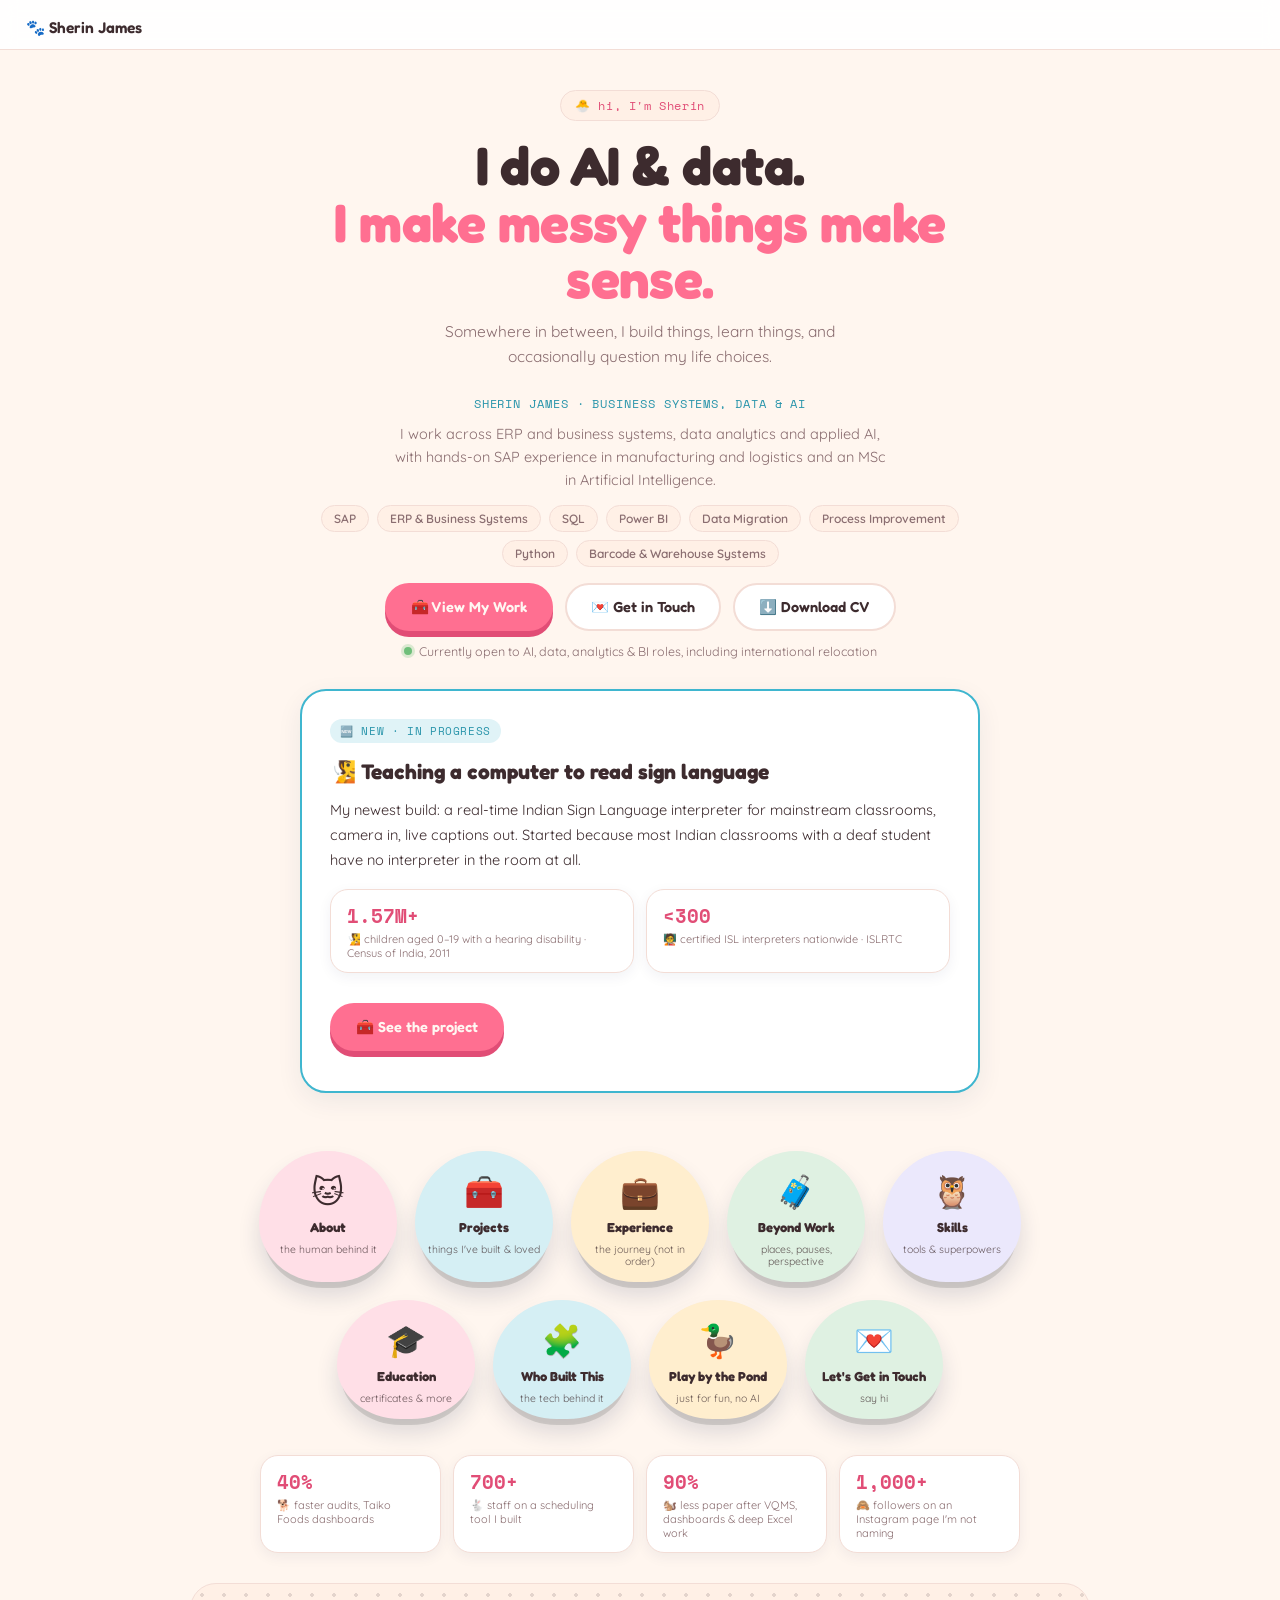
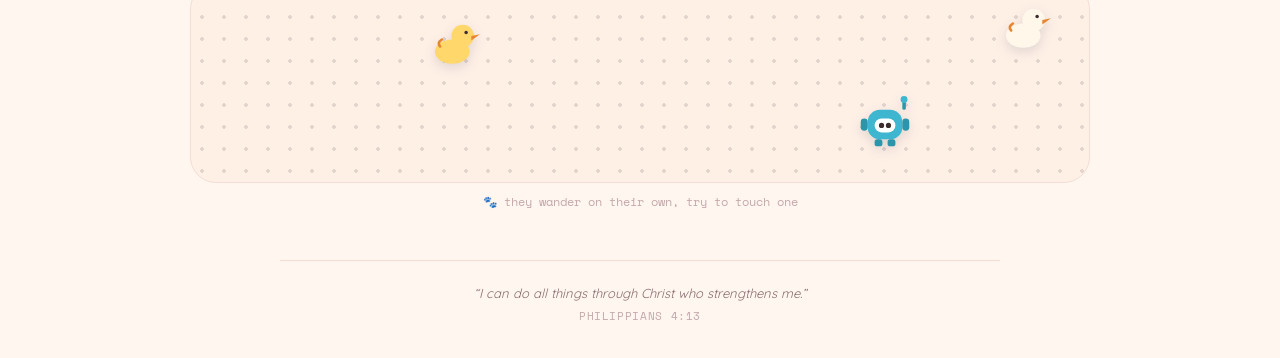
<file: index.html>
<!doctype html>
<html lang="en">
<head>
<meta charset="utf-8">
<meta name="viewport" content="width=device-width, initial-scale=1">
<title>Sherin James · Portfolio</title>
<meta name="description" content="Sherin James: Business Systems, Data & AI. SAP and ERP experience in manufacturing and logistics, Power BI, SQL, MSc AI (Distinction).">
<link rel="stylesheet" href="styles.css">
</head>
<body>
<div class="topbar">
  <div class="topbar-row1">
    <a class="brand" href="index.html">🐾 Sherin James</a>
  </div>
  <nav class="subnav is-hidden" id="subnav">
    <a class="subnav-btn" href="index.html">🏠 Home</a>
    <a class="subnav-btn" href="about.html">🐱 About</a>
    <a class="subnav-btn" href="projects.html">🧰 Projects</a>
    <a class="subnav-btn" href="experience.html">💼 Experience</a>
    <a class="subnav-btn" href="beyond-work.html">🧳 Beyond Work</a>
    <a class="subnav-btn" href="skills.html">🦉 Skills</a>
    <a class="subnav-btn" href="education.html">🎓 Education</a>
    <a class="subnav-btn" href="made.html">🧩 Made</a>
    <a class="subnav-btn" href="play.html">🏁 Play</a>
    <a class="subnav-btn" href="contact.html">💌 Contact</a>
  </nav>
  <div aria-hidden="true" class="topbar-fade"></div>
</div>

<div class="view active" id="view-home">

  <div class="hero-band">
    <span class="hero-eyebrow">🐣 hi, I'm Sherin</span>
    <h1>I do AI &amp; data.<br/><span>I make messy things make sense.</span></h1>
    <p>Somewhere in between, I build things, learn things, and occasionally question my life choices.</p>
  </div>

  <div class="proof-strip">
    <p class="proof-role">Sherin James · Business Systems, Data &amp; AI</p>
    <p class="proof-line">I work across ERP and business systems, data analytics and applied AI, with hands-on SAP experience in manufacturing and logistics and an MSc in Artificial Intelligence.</p>
    <div class="tag-row"><span class="tag">SAP</span><span class="tag">ERP &amp; Business Systems</span><span class="tag">SQL</span><span class="tag">Power BI</span><span class="tag">Data Migration</span><span class="tag">Process Improvement</span><span class="tag">Python</span><span class="tag">Barcode &amp; Warehouse Systems</span></div>
    <div class="proof-cta-row">
      <a class="btn btn-primary" href="projects.html">🧰 View My Work</a>
      <a class="btn btn-ghost" href="contact.html">💌 Get in Touch</a>
      <a class="btn btn-ghost" download="Sherin_James_CV.pdf" href="Sherin_James_CV.pdf">⬇️ Download CV</a>
    </div>
    <p class="open-line"><span class="open-dot"></span>Currently open to AI, data, analytics &amp; BI roles, including international relocation</p>
  </div>

  <div class="spotlight-band">
    <article class="project-card new-tier" id="isl-spotlight">
      <span class="tier-badge-sm badge-new">🆕 New &middot; in progress</span>
      <h2 class="project-title">🧏 Teaching a computer to read sign language</h2>
      <p class="project-desc">My newest build: a real-time Indian Sign Language interpreter for mainstream classrooms, camera in, live captions out. Started because most Indian classrooms with a deaf student have no interpreter in the room at all.</p>
      <div class="numbers-strip">
        <div class="stat-chip"><span class="stat-num">1.57M+</span><span class="stat-label">🧏 children aged 0&ndash;19 with a hearing disability &middot; Census of India, 2011</span></div>
        <div class="stat-chip"><span class="stat-num">&lt;300</span><span class="stat-label">🧑‍🏫 certified ISL interpreters nationwide &middot; ISLRTC</span></div>
      </div>
      <div class="proof-cta-row spotlight-cta">
        <a class="btn btn-primary" href="projects.html#isl-interpreter">🧰 See the project</a>
      </div>
    </article>
  </div>

  <div class="bubble-grid">
    <a class="bubble-btn" href="about.html"><span class="emoji">🐱</span><span class="label">About</span><span class="sub">the human behind it</span></a>
    <a class="bubble-btn" href="projects.html"><span class="emoji">🧰</span><span class="label">Projects</span><span class="sub">things I've built &amp; loved</span></a>
    <a class="bubble-btn" href="experience.html"><span class="emoji">💼</span><span class="label">Experience</span><span class="sub">the journey (not in order)</span></a>
    <a class="bubble-btn" href="beyond-work.html"><span class="emoji">🧳</span><span class="label">Beyond Work</span><span class="sub">places, pauses, perspective</span></a>
    <a class="bubble-btn" href="skills.html"><span class="emoji">🦉</span><span class="label">Skills</span><span class="sub">tools &amp; superpowers</span></a>
    <a class="bubble-btn" href="education.html"><span class="emoji">🎓</span><span class="label">Education</span><span class="sub">certificates &amp; more</span></a>
    <a class="bubble-btn" href="made.html"><span class="emoji">🧩</span><span class="label">Who Built This</span><span class="sub">the tech behind it</span></a>
    <a class="bubble-btn" href="play.html"><span class="emoji">🦆</span><span class="label">Play by the Pond</span><span class="sub">just for fun, no AI</span></a>
    <a class="bubble-btn" href="contact.html"><span class="emoji">💌</span><span class="label">Let's Get in Touch</span><span class="sub">say hi</span></a>
  </div>

  <div class="wrap">
    <div class="stat-row">
      <div class="stat-chip"><span class="stat-num">40%</span><span class="stat-label">🐕 faster audits, Taiko Foods dashboards</span></div>
      <div class="stat-chip"><span class="stat-num">700+</span><span class="stat-label">🐇 staff on a scheduling tool I built</span></div>
      <div class="stat-chip"><span class="stat-num">90%</span><span class="stat-label">🐿️ less paper after VQMS, dashboards &amp; deep Excel work</span></div>
      <div class="stat-chip"><span class="stat-num">1,000+</span><span class="stat-label">🙈 followers on an Instagram page I'm not naming</span></div>
    </div>
  </div>

  <div class="roam-outer">
    <div aria-hidden="true" class="roam-zone" id="roamZone">
      <div class="critter" data-kind="duck" style="left:12%; top:55%;">
        <svg viewBox="0 0 60 60"><ellipse cx="28" cy="40" fill="#ffd76b" rx="20" ry="14"></ellipse><circle cx="40" cy="22" fill="#ffd76b" r="13"></circle><path d="M50 22 L60 20 L50 27 Z" fill="#e8862f"></path><circle cx="44" cy="18" fill="var(--ink)" r="2"></circle><path d="M14 34 Q10 30 16 26" fill="none" stroke="#e8862f" stroke-linecap="round" stroke-width="3"></path></svg>
      </div>
      <div class="critter" data-kind="duck" style="left:55%; top:30%;">
        <svg viewBox="0 0 60 60"><ellipse cx="28" cy="40" fill="#fff7ea" rx="20" ry="14"></ellipse><circle cx="40" cy="22" fill="#fff7ea" r="13"></circle><path d="M50 22 L60 20 L50 27 Z" fill="#e8862f"></path><circle cx="44" cy="18" fill="var(--ink)" r="2"></circle><path d="M14 34 Q10 30 16 26" fill="none" stroke="#e8862f" stroke-linecap="round" stroke-width="3"></path></svg>
      </div>
      <div class="critter" data-kind="bot" style="left:78%; top:60%;">
        <svg viewBox="0 0 60 60"><rect fill="var(--accent-2-deep)" height="12" rx="2" width="4" x="6" y="4"></rect><circle cx="8" cy="4" fill="var(--accent-2)" r="4"></circle>
          <rect fill="var(--accent-2)" height="34" rx="14" width="40" x="10" y="16"></rect>
          <rect fill="var(--surface)" height="16" rx="8" width="24" x="18" y="26"></rect>
          <circle cx="26" cy="34" fill="var(--ink)" r="3"></circle><circle cx="34" cy="34" fill="var(--ink)" r="3"></circle>
          <rect fill="var(--accent-2-deep)" height="14" rx="4" width="8" x="2" y="26"></rect><rect fill="var(--accent-2-deep)" height="14" rx="4" width="8" x="50" y="26"></rect>
          <rect fill="var(--accent-2-deep)" height="8" rx="3" width="9" x="18" y="50"></rect><rect fill="var(--accent-2-deep)" height="8" rx="3" width="9" x="33" y="50"></rect>
        </svg>
      </div>
    </div>
    <p class="roam-hint">🐾 they wander on their own, try to touch one</p>
  </div>

</div>

<footer class="verse-footer">
  <p>&ldquo;I can do all things through Christ who strengthens me.&rdquo;</p>
  <span>Philippians 4:13</span>
</footer>

<div id="toast" class="toast" role="status" aria-live="polite"></div>
<script src="script.js"></script>
</body>
</html>
</file>
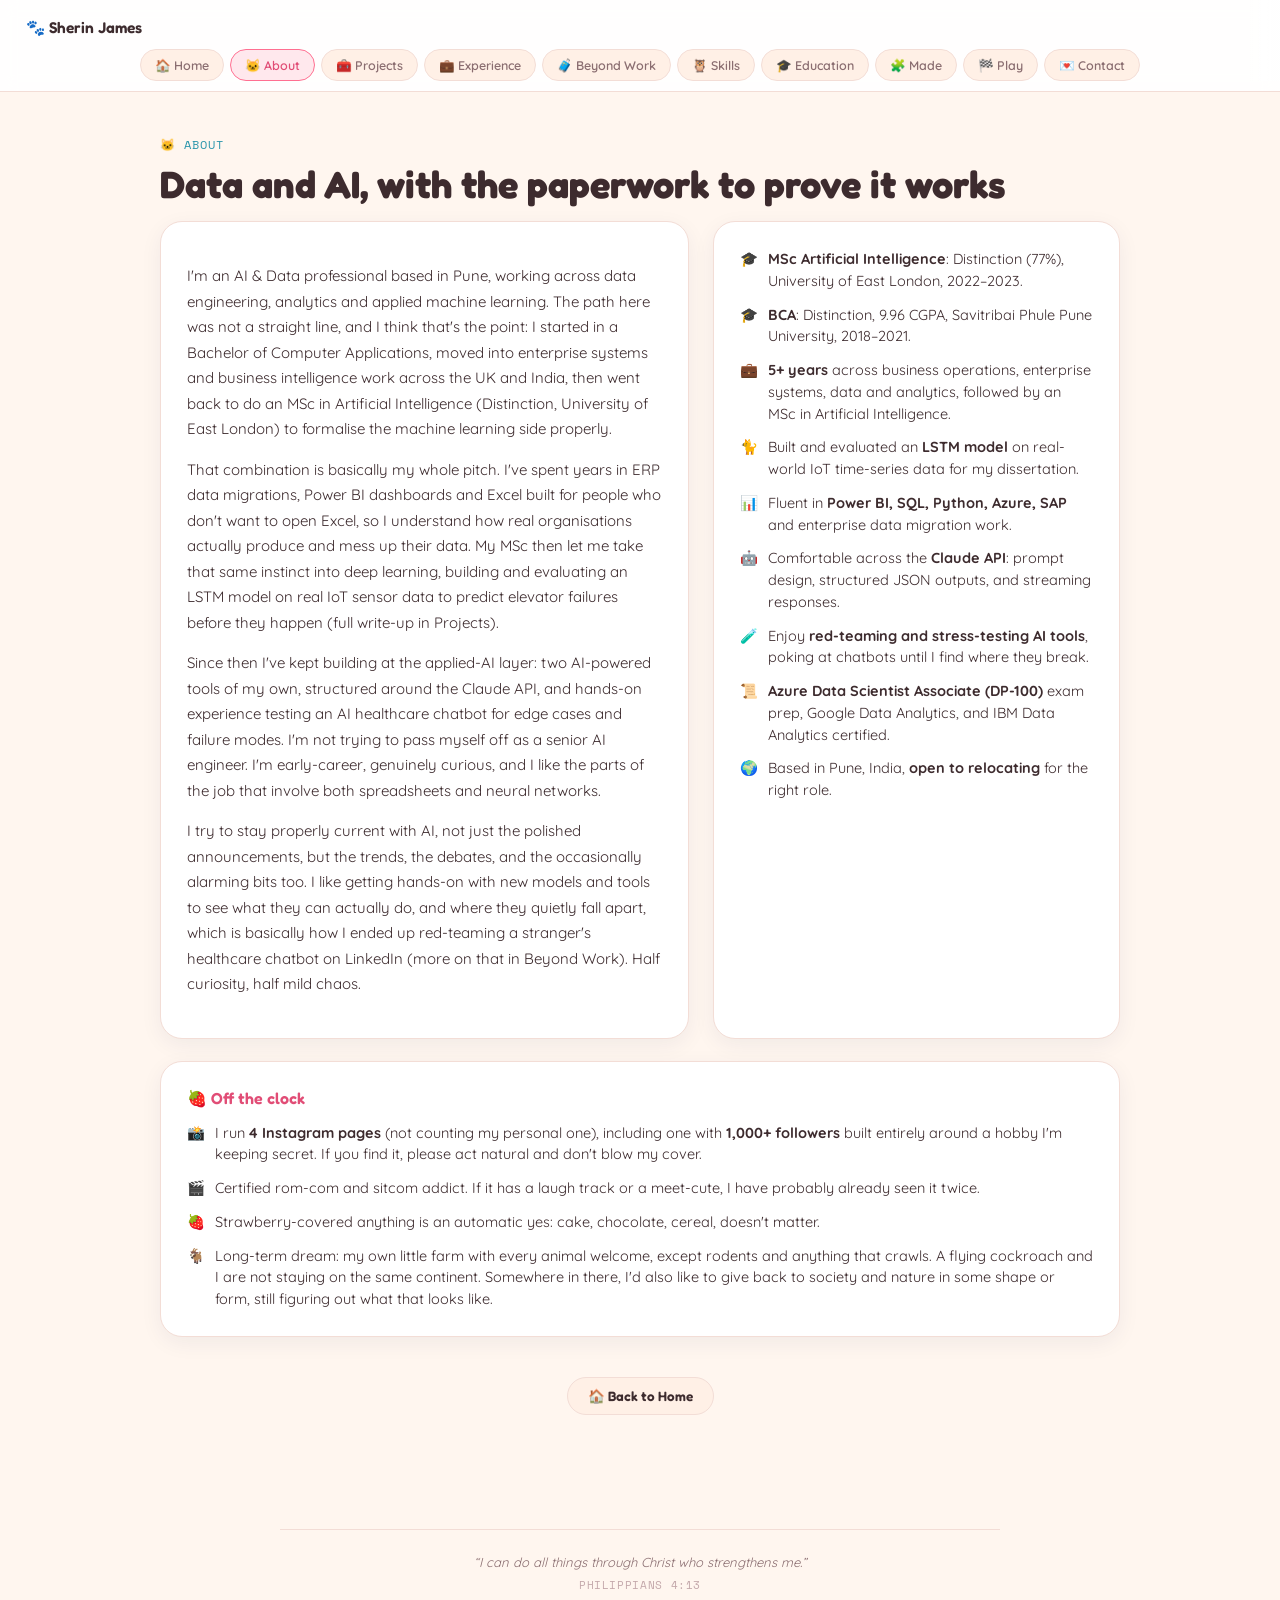
<file: about.html>
<!doctype html>
<html lang="en">
<head>
<meta charset="utf-8">
<meta name="viewport" content="width=device-width, initial-scale=1">
<title>About · Sherin James</title>
<meta name="description" content="About Sherin James: background across business operations, enterprise systems, data engineering, and applied machine learning.">
<link rel="stylesheet" href="styles.css">
</head>
<body>
<div class="topbar">
  <div class="topbar-row1">
    <a class="brand" href="index.html">🐾 Sherin James</a>
  </div>
  <nav class="subnav" id="subnav">
    <a class="subnav-btn" href="index.html">🏠 Home</a>
    <a class="subnav-btn active" href="about.html">🐱 About</a>
    <a class="subnav-btn" href="projects.html">🧰 Projects</a>
    <a class="subnav-btn" href="experience.html">💼 Experience</a>
    <a class="subnav-btn" href="beyond-work.html">🧳 Beyond Work</a>
    <a class="subnav-btn" href="skills.html">🦉 Skills</a>
    <a class="subnav-btn" href="education.html">🎓 Education</a>
    <a class="subnav-btn" href="made.html">🧩 Made</a>
    <a class="subnav-btn" href="play.html">🏁 Play</a>
    <a class="subnav-btn" href="contact.html">💌 Contact</a>
  </nav>
  <div aria-hidden="true" class="topbar-fade"></div>
</div>

<div class="view active" id="view-about">

  <section class="pane wrap">
    <p class="section-tag">🐱 about</p>
    <h2 class="section-title">Data and AI, with the paperwork to prove it works</h2>
    <div class="about-grid">
      <div class="card">
        <p>I'm an AI &amp; Data professional based in Pune, working across data engineering, analytics and applied machine learning. The path here was not a straight line, and I think that's the point: I started in a Bachelor of Computer Applications, moved into enterprise systems and business intelligence work across the UK and India, then went back to do an MSc in Artificial Intelligence (Distinction, University of East London) to formalise the machine learning side properly.</p>
        <p>That combination is basically my whole pitch. I've spent years in ERP data migrations, Power BI dashboards and Excel built for people who don't want to open Excel, so I understand how real organisations actually produce and mess up their data. My MSc then let me take that same instinct into deep learning, building and evaluating an LSTM model on real IoT sensor data to predict elevator failures before they happen (full write-up in Projects).</p>
        <p>Since then I've kept building at the applied-AI layer: two AI-powered tools of my own, structured around the Claude API, and hands-on experience testing an AI healthcare chatbot for edge cases and failure modes. I'm not trying to pass myself off as a senior AI engineer. I'm early-career, genuinely curious, and I like the parts of the job that involve both spreadsheets and neural networks.</p>
        <p>I try to stay properly current with AI, not just the polished announcements, but the trends, the debates, and the occasionally alarming bits too. I like getting hands-on with new models and tools to see what they can actually do, and where they quietly fall apart, which is basically how I ended up red-teaming a stranger's healthcare chatbot on LinkedIn (more on that in Beyond Work). Half curiosity, half mild chaos.</p>
      </div>
      <div class="card">
        <ul class="paw-list">
          <li><span>🎓</span><span><b>MSc Artificial Intelligence</b>: Distinction (77%), University of East London, 2022–2023.</span></li>
          <li><span>🎓</span><span><b>BCA</b>: Distinction, 9.96 CGPA, Savitribai Phule Pune University, 2018–2021.</span></li>
          <li><span>💼</span><span><b>5+ years</b> across business operations, enterprise systems, data and analytics, followed by an MSc in Artificial Intelligence.</span></li>
          <li><span>🐈</span><span>Built and evaluated an <b>LSTM model</b> on real-world IoT time-series data for my dissertation.</span></li>
          <li><span>📊</span><span>Fluent in <b>Power BI, SQL, Python, Azure, SAP</b> and enterprise data migration work.</span></li>
          <li><span>🤖</span><span>Comfortable across the <b>Claude API</b>: prompt design, structured JSON outputs, and streaming responses.</span></li>
          <li><span>🧪</span><span>Enjoy <b>red-teaming and stress-testing AI tools</b>, poking at chatbots until I find where they break.</span></li>
          <li><span>📜</span><span><b>Azure Data Scientist Associate (DP-100)</b> exam prep, Google Data Analytics, and IBM Data Analytics certified.</span></li>
          <li><span>🌍</span><span>Based in Pune, India, <b>open to relocating</b> for the right role.</span></li>
        </ul>
      </div>
    </div>

    <div class="card" style="margin-top:22px;">
      <p class="fact-title">🍓 Off the clock</p>
      <ul class="paw-list">
        <li><span>📸</span><span>I run <b>4 Instagram pages</b> (not counting my personal one), including one with <b>1,000+ followers</b> built entirely around a hobby I'm keeping secret. If you find it, please act natural and don't blow my cover.</span></li>
        <li><span>🎬</span><span>Certified rom-com and sitcom addict. If it has a laugh track or a meet-cute, I have probably already seen it twice.</span></li>
        <li><span>🍓</span><span>Strawberry-covered anything is an automatic yes: cake, chocolate, cereal, doesn't matter.</span></li>
        <li><span>🐐</span><span>Long-term dream: my own little farm with every animal welcome, except rodents and anything that crawls. A flying cockroach and I are not staying on the same continent. Somewhere in there, I'd also like to give back to society and nature in some shape or form, still figuring out what that looks like.</span></li>
      </ul>
    </div>

    <div class="back-row"><a class="home-btn" href="index.html">🏠 Back to Home</a></div>
  </section>

</div>

<footer class="verse-footer">
  <p>&ldquo;I can do all things through Christ who strengthens me.&rdquo;</p>
  <span>Philippians 4:13</span>
</footer>

<div id="toast" class="toast" role="status" aria-live="polite"></div>
<script src="script.js"></script>
</body>
</html>
</file>
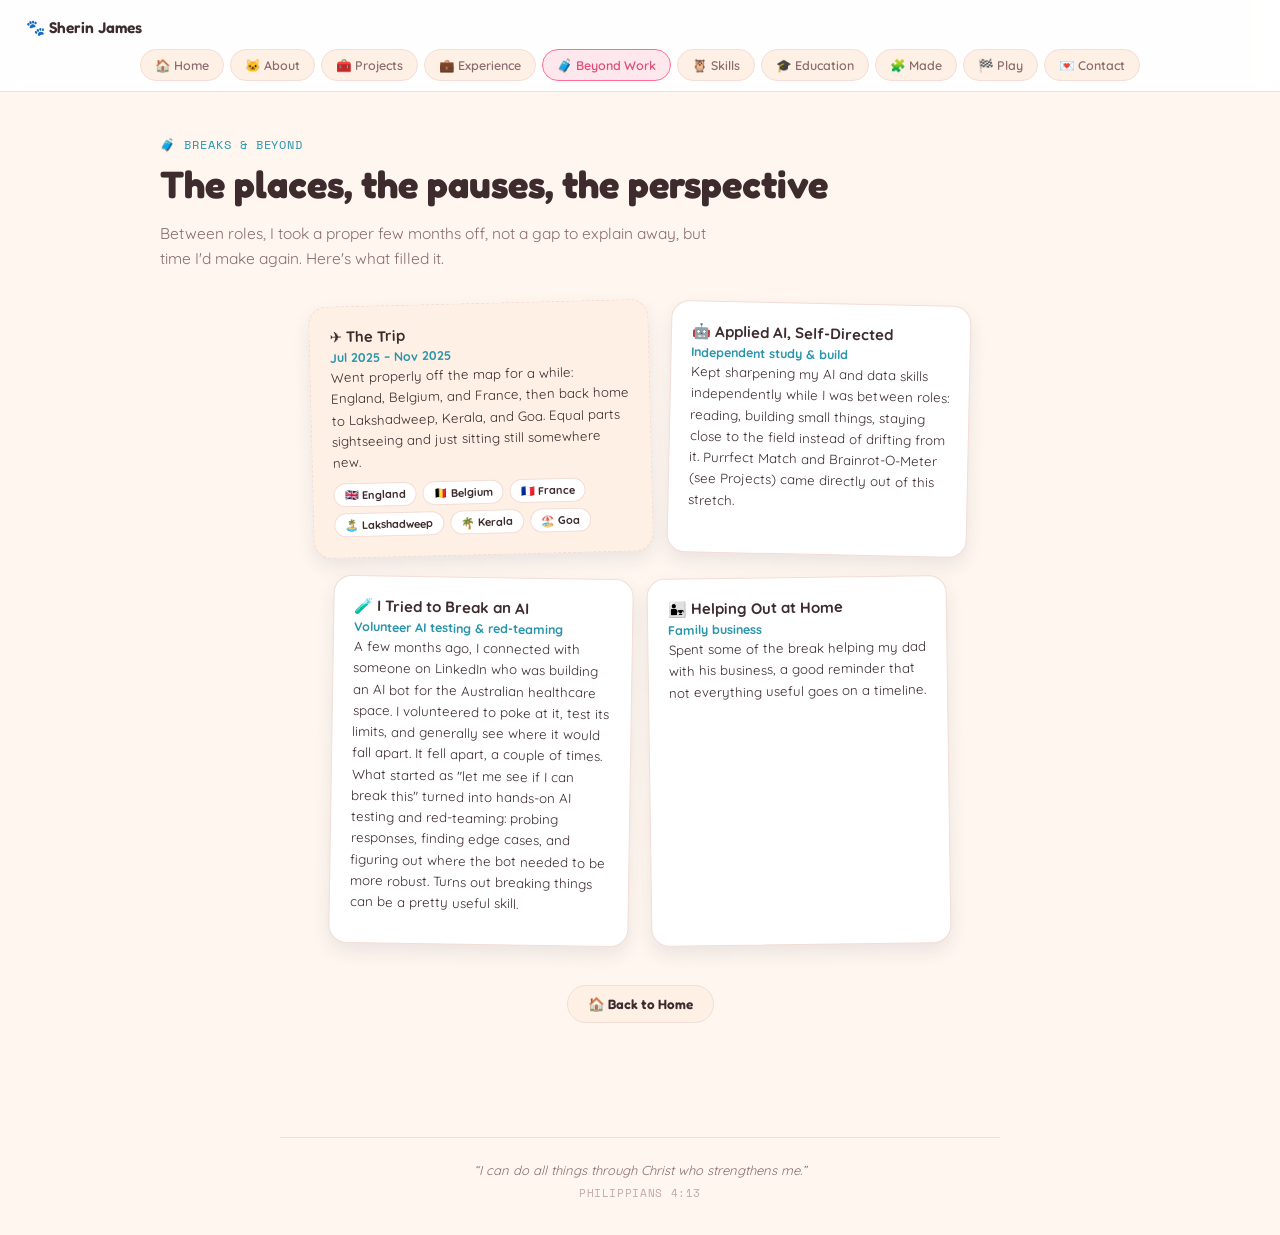
<file: beyond-work.html>
<!doctype html>
<html lang="en">
<head>
<meta charset="utf-8">
<meta name="viewport" content="width=device-width, initial-scale=1">
<title>Beyond Work · Sherin James</title>
<meta name="description" content="Travel, self-directed learning, and life beyond work.">
<link rel="stylesheet" href="styles.css">
</head>
<body>
<div class="topbar">
  <div class="topbar-row1">
    <a class="brand" href="index.html">🐾 Sherin James</a>
  </div>
  <nav class="subnav" id="subnav">
    <a class="subnav-btn" href="index.html">🏠 Home</a>
    <a class="subnav-btn" href="about.html">🐱 About</a>
    <a class="subnav-btn" href="projects.html">🧰 Projects</a>
    <a class="subnav-btn" href="experience.html">💼 Experience</a>
    <a class="subnav-btn active" href="beyond-work.html">🧳 Beyond Work</a>
    <a class="subnav-btn" href="skills.html">🦉 Skills</a>
    <a class="subnav-btn" href="education.html">🎓 Education</a>
    <a class="subnav-btn" href="made.html">🧩 Made</a>
    <a class="subnav-btn" href="play.html">🏁 Play</a>
    <a class="subnav-btn" href="contact.html">💌 Contact</a>
  </nav>
  <div aria-hidden="true" class="topbar-fade"></div>
</div>

<div class="view active" id="view-breaks">

  <section class="pane wrap">
    <p class="section-tag">🧳 breaks &amp; beyond</p>
    <h2 class="section-title">The places, the pauses, the perspective</h2>
    <p class="section-lede">Between roles, I took a proper few months off, not a gap to explain away, but time I'd make again. Here's what filled it.</p>
    <div class="scatter-grid">
      <div class="scatter-card break-card" style="transform:rotate(-1.4deg);">
        <p class="scatter-role">✈️ The Trip</p>
        <p class="scatter-org">Jul 2025 – Nov 2025</p>
        <p class="plain">Went properly off the map for a while: England, Belgium, and France, then back home to Lakshadweep, Kerala, and Goa. Equal parts sightseeing and just sitting still somewhere new.</p>
        <div class="place-chip-row">
          <span class="place-chip">🇬🇧 England</span><span class="place-chip">🇧🇪 Belgium</span><span class="place-chip">🇫🇷 France</span>
          <span class="place-chip">🏝️ Lakshadweep</span><span class="place-chip">🌴 Kerala</span><span class="place-chip">🏖️ Goa</span>
        </div>
      </div>
      <div class="scatter-card" style="transform:rotate(1.2deg);">
        <p class="scatter-role">🤖 Applied AI, Self-Directed</p>
        <p class="scatter-org">Independent study &amp; build</p>
        <p class="plain">Kept sharpening my AI and data skills independently while I was between roles: reading, building small things, staying close to the field instead of drifting from it. Purrfect Match and Brainrot-O-Meter (see Projects) came directly out of this stretch.</p>
      </div>
      <div class="scatter-card" style="transform:rotate(0.9deg);">
        <p class="scatter-role">🧪 I Tried to Break an AI</p>
        <p class="scatter-org">Volunteer AI testing &amp; red-teaming</p>
        <p class="plain">A few months ago, I connected with someone on LinkedIn who was building an AI bot for the Australian healthcare space. I volunteered to poke at it, test its limits, and generally see where it would fall apart. It fell apart, a couple of times. What started as "let me see if I can break this" turned into hands-on AI testing and red-teaming: probing responses, finding edge cases, and figuring out where the bot needed to be more robust. Turns out breaking things can be a pretty useful skill.</p>
      </div>
      <div class="scatter-card" style="transform:rotate(-0.8deg);">
        <p class="scatter-role">👨‍👧 Helping Out at Home</p>
        <p class="scatter-org">Family business</p>
        <p class="plain">Spent some of the break helping my dad with his business, a good reminder that not everything useful goes on a timeline.</p>
      </div>
    </div>
    <div class="back-row"><a class="home-btn" href="index.html">🏠 Back to Home</a></div>
  </section>

</div>

<footer class="verse-footer">
  <p>&ldquo;I can do all things through Christ who strengthens me.&rdquo;</p>
  <span>Philippians 4:13</span>
</footer>

<div id="toast" class="toast" role="status" aria-live="polite"></div>
<script src="script.js"></script>
</body>
</html>
</file>
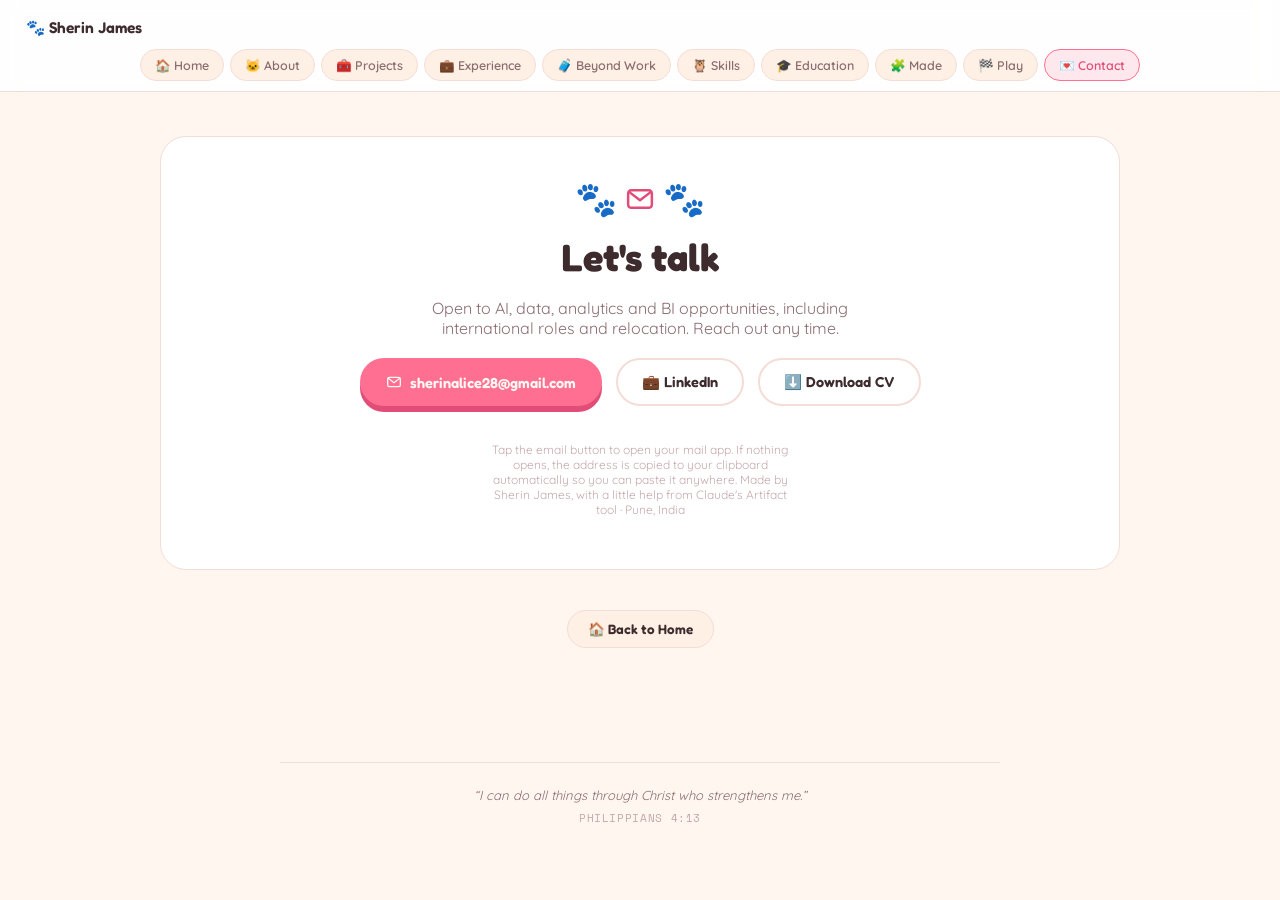
<file: contact.html>
<!doctype html>
<html lang="en">
<head>
<meta charset="utf-8">
<meta name="viewport" content="width=device-width, initial-scale=1">
<title>Contact · Sherin James</title>
<meta name="description" content="Get in touch with Sherin James for AI, data, analytics and BI opportunities.">
<link rel="stylesheet" href="styles.css">
</head>
<body>
<div class="topbar">
  <div class="topbar-row1">
    <a class="brand" href="index.html">🐾 Sherin James</a>
  </div>
  <nav class="subnav" id="subnav">
    <a class="subnav-btn" href="index.html">🏠 Home</a>
    <a class="subnav-btn" href="about.html">🐱 About</a>
    <a class="subnav-btn" href="projects.html">🧰 Projects</a>
    <a class="subnav-btn" href="experience.html">💼 Experience</a>
    <a class="subnav-btn" href="beyond-work.html">🧳 Beyond Work</a>
    <a class="subnav-btn" href="skills.html">🦉 Skills</a>
    <a class="subnav-btn" href="education.html">🎓 Education</a>
    <a class="subnav-btn" href="made.html">🧩 Made</a>
    <a class="subnav-btn" href="play.html">🏁 Play</a>
    <a class="subnav-btn active" href="contact.html">💌 Contact</a>
  </nav>
  <div aria-hidden="true" class="topbar-fade"></div>
</div>

<div class="view active" id="view-contact">

  <section class="pane wrap">
    <div class="foot-card">
      <div style="font-size:34px; display:flex; align-items:center; justify-content:center; gap:8px;">🐾<svg aria-hidden="true" fill="none" height="30" style="flex:none;" viewBox="0 0 24 24" width="30"><rect height="14" rx="2.5" stroke="var(--accent-deep)" stroke-width="2" width="19" x="2.5" y="5"></rect><path d="M3.5 6.5L12 13L20.5 6.5" stroke="var(--accent-deep)" stroke-linecap="round" stroke-linejoin="round" stroke-width="2"></path></svg>🐾</div>
      <h2 class="section-title" style="margin-bottom:4px;">Let's talk</h2>
      <p style="color:var(--ink-soft); max-width:48ch; margin:0 0 6px;">Open to AI, data, analytics and BI opportunities, including international roles and relocation. Reach out any time.</p>
      <div class="foot-links">
        <a class="btn btn-primary js-mailto" data-email="sherinalice28@gmail.com" href="mailto:sherinalice28@gmail.com"><svg aria-hidden="true" fill="none" height="16" style="vertical-align:-3px; flex:none;" viewBox="0 0 24 24" width="16"><rect height="14" rx="2.5" stroke="currentColor" stroke-width="2" width="19" x="2.5" y="5"></rect><path d="M3.5 6.5L12 13L20.5 6.5" stroke="currentColor" stroke-linecap="round" stroke-linejoin="round" stroke-width="2"></path></svg> sherinalice28@gmail.com</a>
        <a class="btn btn-ghost" href="https://linkedin.com/in/jamessherin" rel="noopener" target="_blank">💼 LinkedIn</a>
        <a class="btn btn-ghost" download="Sherin_James_CV.pdf" href="Sherin_James_CV.pdf">⬇️ Download CV</a>
      </div>
      <p class="foot-note" style="max-width:44ch; margin-left:auto; margin-right:auto;">Tap the email button to open your mail app. If nothing opens, the address is copied to your clipboard automatically so you can paste it anywhere. Made by Sherin James, with a little help from Claude's Artifact tool · Pune, India</p>
    </div>
    <div class="back-row"><a class="home-btn" href="index.html">🏠 Back to Home</a></div>
  </section>

</div>

<footer class="verse-footer">
  <p>&ldquo;I can do all things through Christ who strengthens me.&rdquo;</p>
  <span>Philippians 4:13</span>
</footer>

<div id="toast" class="toast" role="status" aria-live="polite"></div>
<script src="script.js"></script>
</body>
</html>
</file>
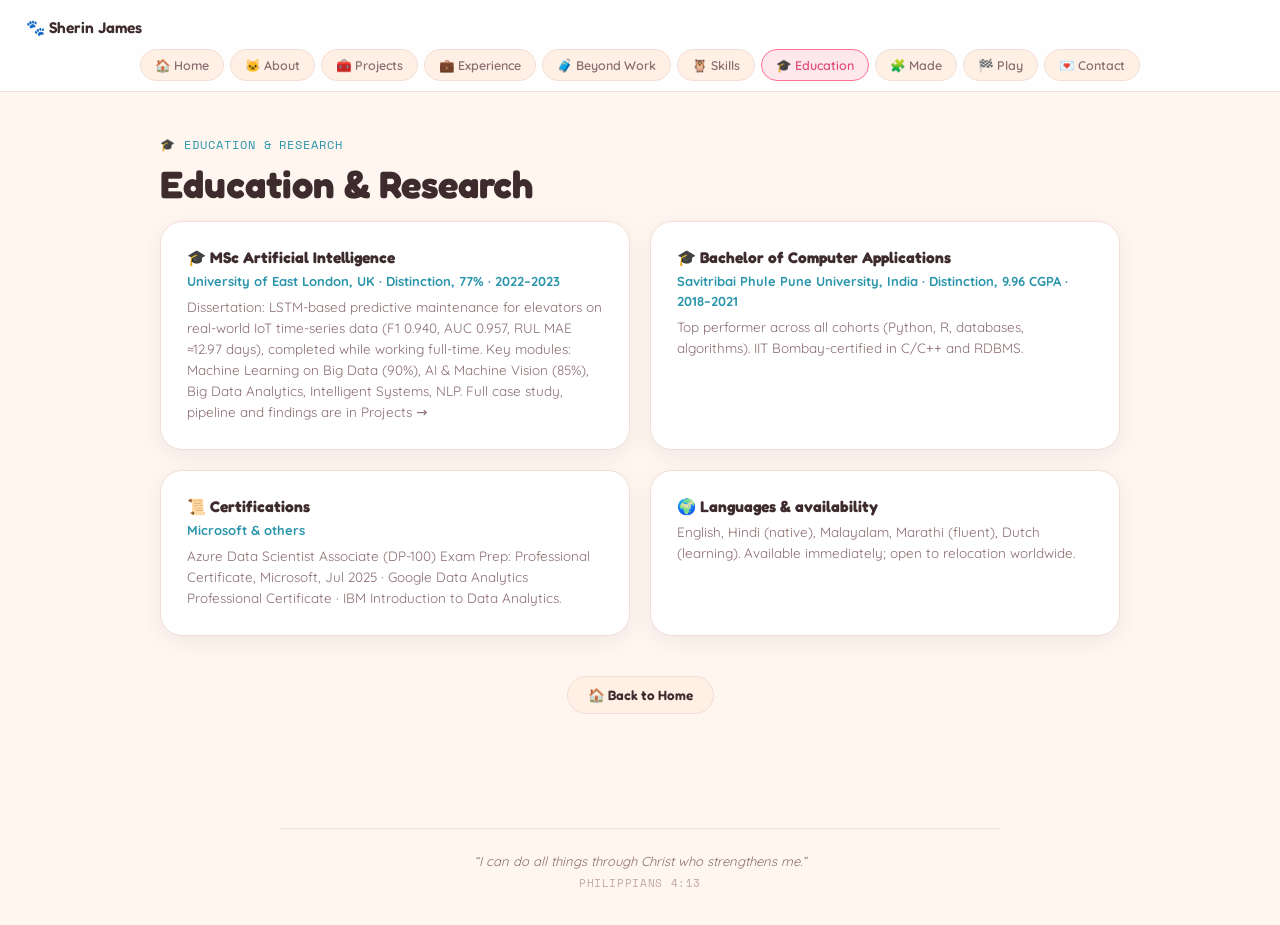
<file: education.html>
<!doctype html>
<html lang="en">
<head>
<meta charset="utf-8">
<meta name="viewport" content="width=device-width, initial-scale=1">
<title>Education · Sherin James</title>
<meta name="description" content="Education: MSc Artificial Intelligence (Distinction, UEL), BCA (Distinction), and professional certifications.">
<link rel="stylesheet" href="styles.css">
</head>
<body>
<div class="topbar">
  <div class="topbar-row1">
    <a class="brand" href="index.html">🐾 Sherin James</a>
  </div>
  <nav class="subnav" id="subnav">
    <a class="subnav-btn" href="index.html">🏠 Home</a>
    <a class="subnav-btn" href="about.html">🐱 About</a>
    <a class="subnav-btn" href="projects.html">🧰 Projects</a>
    <a class="subnav-btn" href="experience.html">💼 Experience</a>
    <a class="subnav-btn" href="beyond-work.html">🧳 Beyond Work</a>
    <a class="subnav-btn" href="skills.html">🦉 Skills</a>
    <a class="subnav-btn active" href="education.html">🎓 Education</a>
    <a class="subnav-btn" href="made.html">🧩 Made</a>
    <a class="subnav-btn" href="play.html">🏁 Play</a>
    <a class="subnav-btn" href="contact.html">💌 Contact</a>
  </nav>
  <div aria-hidden="true" class="topbar-fade"></div>
</div>

<div class="view active" id="view-education">

  <section class="pane wrap">
    <p class="section-tag">🎓 education &amp; research</p>
    <h2 class="section-title">Education &amp; Research</h2>
    <div class="two-col">
      <div class="card edu-card">
        <h3>🎓 MSc Artificial Intelligence</h3>
        <p class="school">University of East London, UK · Distinction, 77% · 2022–2023</p>
        <p>Dissertation: LSTM-based predictive maintenance for elevators on real-world IoT time-series data (F1 0.940, AUC 0.957, RUL MAE ≈12.97 days), completed while working full-time. Key modules: Machine Learning on Big Data (90%), AI &amp; Machine Vision (85%), Big Data Analytics, Intelligent Systems, NLP. Full case study, pipeline and findings are in Projects →</p>
      </div>
      <div class="card edu-card">
        <h3>🎓 Bachelor of Computer Applications</h3>
        <p class="school">Savitribai Phule Pune University, India · Distinction, 9.96 CGPA · 2018–2021</p>
        <p>Top performer across all cohorts (Python, R, databases, algorithms). IIT Bombay-certified in C/C++ and RDBMS.</p>
      </div>
      <div class="card edu-card">
        <h3>📜 Certifications</h3>
        <p class="school">Microsoft &amp; others</p>
        <p>Azure Data Scientist Associate (DP-100) Exam Prep: Professional Certificate, Microsoft, Jul 2025 · Google Data Analytics Professional Certificate · IBM Introduction to Data Analytics.</p>
      </div>
      <div class="card edu-card">
        <h3>🌍 Languages &amp; availability</h3>
        <p class="school"> </p>
        <p>English, Hindi (native), Malayalam, Marathi (fluent), Dutch (learning). Available immediately; open to relocation worldwide.</p>
      </div>
    </div>
    <div class="back-row"><a class="home-btn" href="index.html">🏠 Back to Home</a></div>
  </section>

</div>

<footer class="verse-footer">
  <p>&ldquo;I can do all things through Christ who strengthens me.&rdquo;</p>
  <span>Philippians 4:13</span>
</footer>

<div id="toast" class="toast" role="status" aria-live="polite"></div>
<script src="script.js"></script>
</body>
</html>
</file>
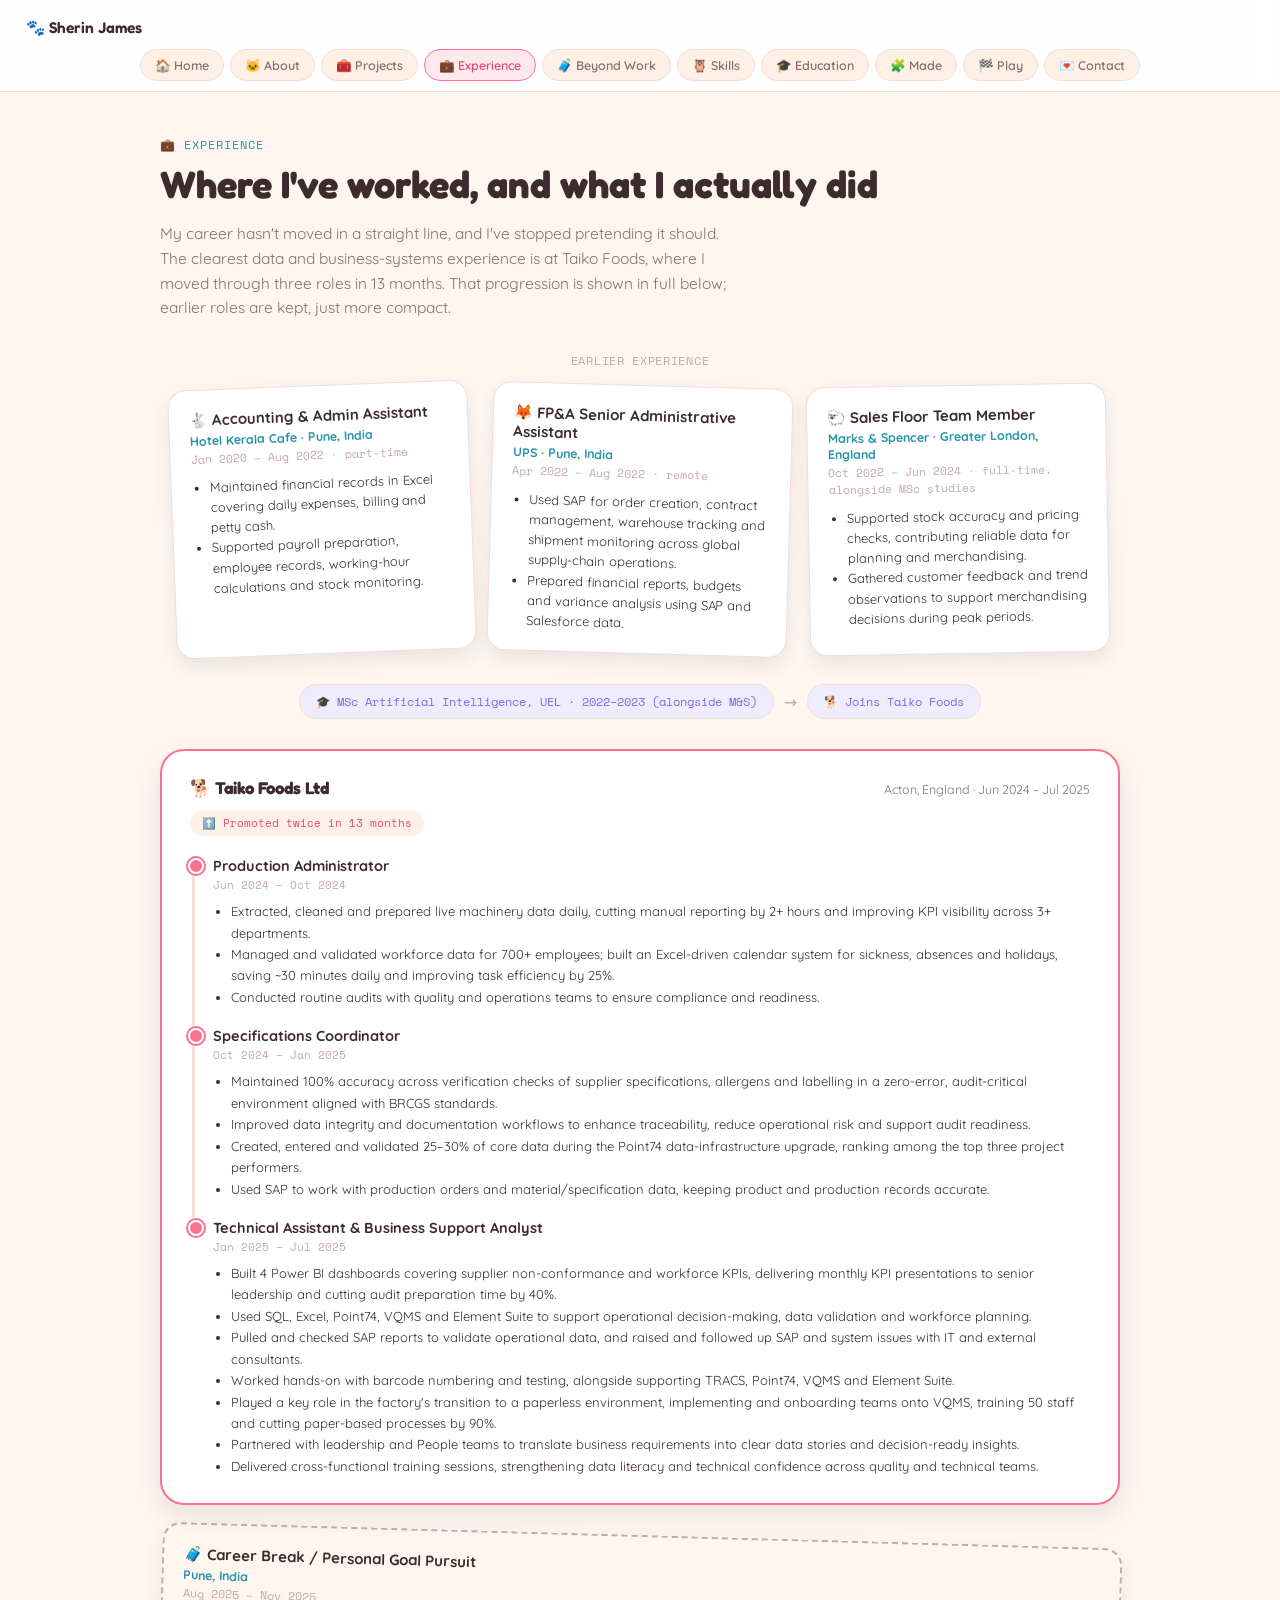
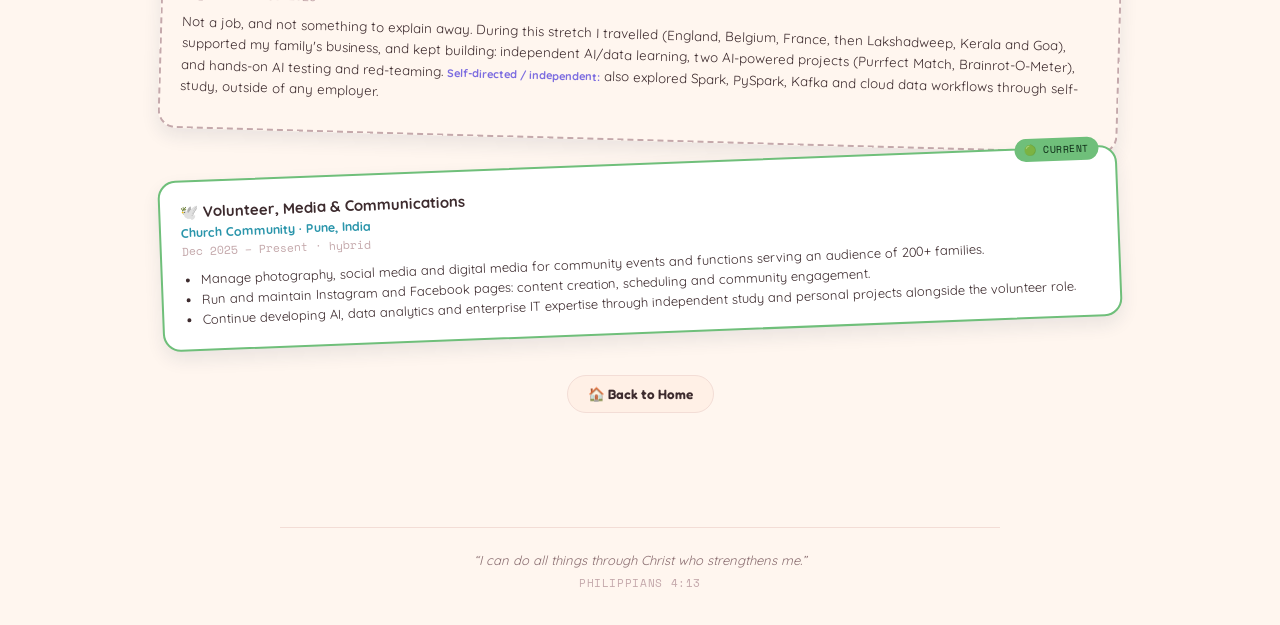
<file: experience.html>
<!doctype html>
<html lang="en">
<head>
<meta charset="utf-8">
<meta name="viewport" content="width=device-width, initial-scale=1">
<title>Experience · Sherin James</title>
<meta name="description" content="Work experience: Taiko Foods, Marks & Spencer, UPS, and Hotel Kerala Cafe, spanning data, BI, and business operations.">
<link rel="stylesheet" href="styles.css">
</head>
<body>
<div class="topbar">
  <div class="topbar-row1">
    <a class="brand" href="index.html">🐾 Sherin James</a>
  </div>
  <nav class="subnav" id="subnav">
    <a class="subnav-btn" href="index.html">🏠 Home</a>
    <a class="subnav-btn" href="about.html">🐱 About</a>
    <a class="subnav-btn" href="projects.html">🧰 Projects</a>
    <a class="subnav-btn active" href="experience.html">💼 Experience</a>
    <a class="subnav-btn" href="beyond-work.html">🧳 Beyond Work</a>
    <a class="subnav-btn" href="skills.html">🦉 Skills</a>
    <a class="subnav-btn" href="education.html">🎓 Education</a>
    <a class="subnav-btn" href="made.html">🧩 Made</a>
    <a class="subnav-btn" href="play.html">🏁 Play</a>
    <a class="subnav-btn" href="contact.html">💌 Contact</a>
  </nav>
  <div aria-hidden="true" class="topbar-fade"></div>
</div>

<div class="view active" id="view-work">

  <section class="pane wrap">
    <p class="section-tag">💼 experience</p>
    <h2 class="section-title">Where I've worked, and what I actually did</h2>
    <p class="section-lede">My career hasn't moved in a straight line, and I've stopped pretending it should. The clearest data and business-systems experience is at Taiko Foods, where I moved through three roles in 13 months. That progression is shown in full below; earlier roles are kept, just more compact.</p>

    <p class="exp-other-label">Earlier experience</p>
    <div class="scatter-grid">
      <div class="scatter-card">
        <p class="scatter-role">🐇 Accounting &amp; Admin Assistant</p>
        <p class="scatter-org">Hotel Kerala Cafe · Pune, India</p>
        <p class="scatter-dates">Jan 2020 – Aug 2022 · part-time</p>
        <ul>
          <li>Maintained financial records in Excel covering daily expenses, billing and petty cash.</li>
          <li>Supported payroll preparation, employee records, working-hour calculations and stock monitoring.</li>
        </ul>
      </div>
      <div class="scatter-card">
        <p class="scatter-role">🦊 FP&amp;A Senior Administrative Assistant</p>
        <p class="scatter-org">UPS · Pune, India</p>
        <p class="scatter-dates">Apr 2022 – Aug 2022 · remote</p>
        <ul>
          <li>Used SAP for order creation, contract management, warehouse tracking and shipment monitoring across global supply-chain operations.</li>
          <li>Prepared financial reports, budgets and variance analysis using SAP and Salesforce data.</li>
        </ul>
      </div>
      <div class="scatter-card">
        <p class="scatter-role">🐑 Sales Floor Team Member</p>
        <p class="scatter-org">Marks &amp; Spencer · Greater London, England</p>
        <p class="scatter-dates">Oct 2022 – Jun 2024 · full-time, alongside MSc studies</p>
        <ul>
          <li>Supported stock accuracy and pricing checks, contributing reliable data for planning and merchandising.</li>
          <li>Gathered customer feedback and trend observations to support merchandising decisions during peak periods.</li>
        </ul>
      </div>
    </div>

    <div class="milestone-strip">
      <span class="milestone-pill">🎓 MSc Artificial Intelligence, UEL · 2022–2023 (alongside M&amp;S)</span>
      <span class="milestone-arrow">→</span>
      <span class="milestone-pill">🐕 Joins Taiko Foods</span>
    </div>

    <article class="exp-featured">
      <div class="exp-featured-head">
        <span class="exp-org">🐕 Taiko Foods Ltd</span>
        <span class="exp-loc">Acton, England · Jun 2024 – Jul 2025</span>
      </div>
      <span class="exp-promo-line">⬆️ Promoted twice in 13 months</span>
      <div class="exp-timeline">
        <div class="exp-role-block">
          <p class="exp-role-title">Production Administrator</p>
          <p class="exp-role-dates">Jun 2024 – Oct 2024</p>
          <ul>
            <li>Extracted, cleaned and prepared live machinery data daily, cutting manual reporting by 2+ hours and improving KPI visibility across 3+ departments.</li>
            <li>Managed and validated workforce data for 700+ employees; built an Excel-driven calendar system for sickness, absences and holidays, saving ~30 minutes daily and improving task efficiency by 25%.</li>
            <li>Conducted routine audits with quality and operations teams to ensure compliance and readiness.</li>
          </ul>
        </div>
        <div class="exp-role-block">
          <p class="exp-role-title">Specifications Coordinator</p>
          <p class="exp-role-dates">Oct 2024 – Jan 2025</p>
          <ul>
            <li>Maintained 100% accuracy across verification checks of supplier specifications, allergens and labelling in a zero-error, audit-critical environment aligned with BRCGS standards.</li>
            <li>Improved data integrity and documentation workflows to enhance traceability, reduce operational risk and support audit readiness.</li>
            <li>Created, entered and validated 25–30% of core data during the Point74 data-infrastructure upgrade, ranking among the top three project performers.</li>
            <li>Used SAP to work with production orders and material/specification data, keeping product and production records accurate.</li>
          </ul>
        </div>
        <div class="exp-role-block">
          <p class="exp-role-title">Technical Assistant &amp; Business Support Analyst</p>
          <p class="exp-role-dates">Jan 2025 – Jul 2025</p>
          <ul>
            <li>Built 4 Power BI dashboards covering supplier non-conformance and workforce KPIs, delivering monthly KPI presentations to senior leadership and cutting audit preparation time by 40%.</li>
            <li>Used SQL, Excel, Point74, VQMS and Element Suite to support operational decision-making, data validation and workforce planning.</li>
            <li>Pulled and checked SAP reports to validate operational data, and raised and followed up SAP and system issues with IT and external consultants.</li>
            <li>Worked hands-on with barcode numbering and testing, alongside supporting TRACS, Point74, VQMS and Element Suite.</li>
            <li>Played a key role in the factory's transition to a paperless environment, implementing and onboarding teams onto VQMS, training 50 staff and cutting paper-based processes by 90%.</li>
            <li>Partnered with leadership and People teams to translate business requirements into clear data stories and decision-ready insights.</li>
            <li>Delivered cross-functional training sessions, strengthening data literacy and technical confidence across quality and technical teams.</li>
          </ul>
        </div>
      </div>
    </article>

    <article class="scatter-card exp-break-card" style="width:100%; max-width:none; margin: 8px 0 22px;">
      <p class="scatter-role">🧳 Career Break / Personal Goal Pursuit</p>
      <p class="scatter-org">Pune, India</p>
      <p class="scatter-dates">Aug 2025 – Nov 2025</p>
      <p class="plain">Not a job, and not something to explain away. During this stretch I travelled (England, Belgium, France, then Lakshadweep, Kerala and Goa), supported my family's business, and kept building: independent AI/data learning, two AI-powered projects (Purrfect Match, Brainrot-O-Meter), and hands-on AI testing and red-teaming. <span class="tech-self-tag">Self-directed / independent:</span> also explored Spark, PySpark, Kafka and cloud data workflows through self-study, outside of any employer.</p>
    </article>

    <div class="scatter-grid">
      <div class="scatter-card current-card" style="width:100%; max-width:none;">
        <span class="current-pill">🟢 current</span>
        <p class="scatter-role">🕊️ Volunteer, Media &amp; Communications</p>
        <p class="scatter-org">Church Community · Pune, India</p>
        <p class="scatter-dates">Dec 2025 – Present · hybrid</p>
        <ul>
          <li>Manage photography, social media and digital media for community events and functions serving an audience of 200+ families.</li>
          <li>Run and maintain Instagram and Facebook pages: content creation, scheduling and community engagement.</li>
          <li>Continue developing AI, data analytics and enterprise IT expertise through independent study and personal projects alongside the volunteer role.</li>
        </ul>
      </div>
    </div>

    <div class="back-row"><a class="home-btn" href="index.html">🏠 Back to Home</a></div>
  </section>

</div>

<footer class="verse-footer">
  <p>&ldquo;I can do all things through Christ who strengthens me.&rdquo;</p>
  <span>Philippians 4:13</span>
</footer>

<div id="toast" class="toast" role="status" aria-live="polite"></div>
<script src="script.js"></script>
</body>
</html>
</file>
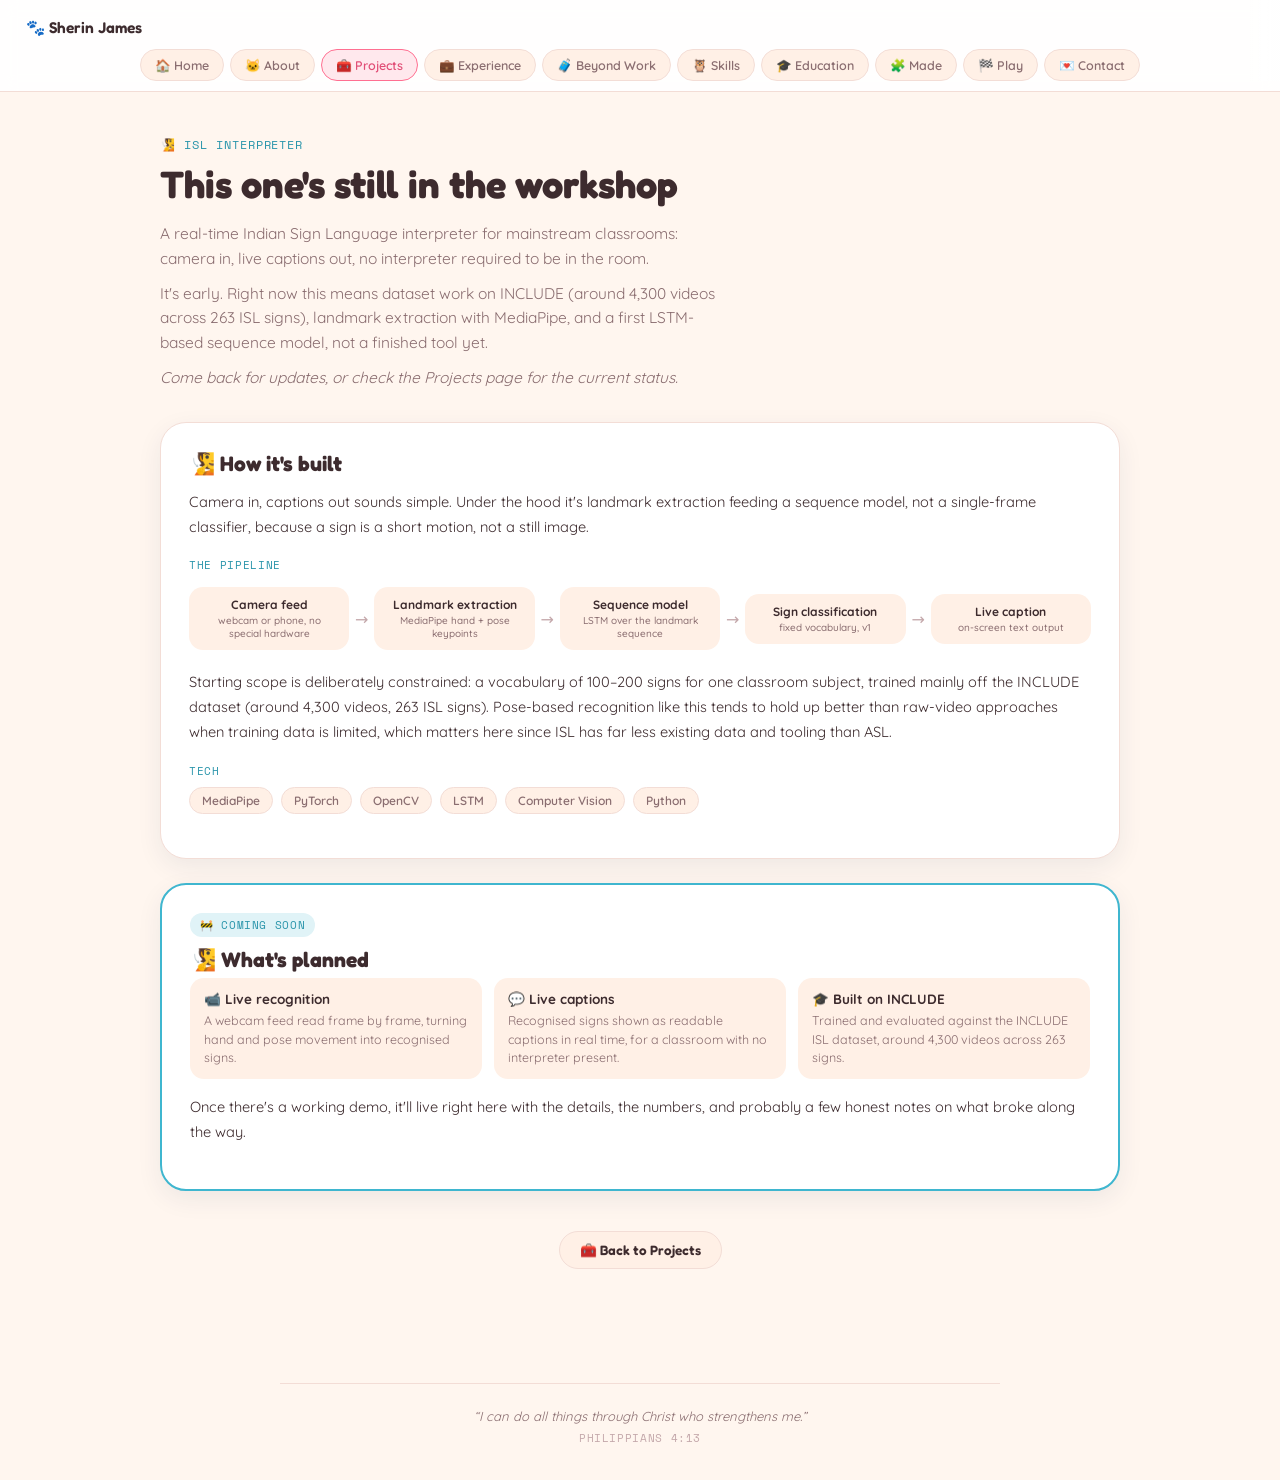
<file: isl-interpreter.html>
<!doctype html>
<html lang="en">
<head>
<meta charset="utf-8">
<meta name="viewport" content="width=device-width, initial-scale=1">
<title>ISL Interpreter · Sherin James</title>
<meta name="description" content="A real-time Indian Sign Language interpreter for mainstream classrooms, in progress. Follow along as it's built.">
<link rel="stylesheet" href="styles.css">
</head>
<body>
<div class="topbar">
  <div class="topbar-row1">
    <a class="brand" href="index.html">🐾 Sherin James</a>
  </div>
  <nav class="subnav" id="subnav">
    <a class="subnav-btn" href="index.html">🏠 Home</a>
    <a class="subnav-btn" href="about.html">🐱 About</a>
    <a class="subnav-btn active" href="projects.html">🧰 Projects</a>
    <a class="subnav-btn" href="experience.html">💼 Experience</a>
    <a class="subnav-btn" href="beyond-work.html">🧳 Beyond Work</a>
    <a class="subnav-btn" href="skills.html">🦉 Skills</a>
    <a class="subnav-btn" href="education.html">🎓 Education</a>
    <a class="subnav-btn" href="made.html">🧩 Made</a>
    <a class="subnav-btn" href="play.html">🏁 Play</a>
    <a class="subnav-btn" href="contact.html">💌 Contact</a>
  </nav>
  <div aria-hidden="true" class="topbar-fade"></div>
</div>

<div class="view active" id="view-isl">

  <section class="pane wrap">
    <p class="section-tag">🧏 isl interpreter</p>
    <h2 class="section-title">This one's still in the workshop</h2>
    <div class="lede-block">
      <p>A real-time Indian Sign Language interpreter for mainstream classrooms: camera in, live captions out, no interpreter required to be in the room.</p>
      <p>It's early. Right now this means dataset work on INCLUDE (around 4,300 videos across 263 ISL signs), landmark extraction with MediaPipe, and a first LSTM-based sequence model, not a finished tool yet.</p>
      <p>Come back for updates, or check the Projects page for the current status.</p>
    </div>

    <article class="project-card">
      <h3 class="project-title">🧏 How it's built</h3>
      <p class="project-desc">Camera in, captions out sounds simple. Under the hood it's landmark extraction feeding a sequence model, not a single-frame classifier, because a sign is a short motion, not a still image.</p>

      <p class="mini-label">The pipeline</p>
      <div class="pipeline-row">
        <div class="pipeline-step">Camera feed<span>webcam or phone, no special hardware</span></div>
        <div class="pipeline-arrow">→</div>
        <div class="pipeline-step">Landmark extraction<span>MediaPipe hand + pose keypoints</span></div>
        <div class="pipeline-arrow">→</div>
        <div class="pipeline-step">Sequence model<span>LSTM over the landmark sequence</span></div>
        <div class="pipeline-arrow">→</div>
        <div class="pipeline-step">Sign classification<span>fixed vocabulary, v1</span></div>
        <div class="pipeline-arrow">→</div>
        <div class="pipeline-step">Live caption<span>on-screen text output</span></div>
      </div>

      <p class="project-desc">Starting scope is deliberately constrained: a vocabulary of 100&ndash;200 signs for one classroom subject, trained mainly off the INCLUDE dataset (around 4,300 videos, 263 ISL signs). Pose-based recognition like this tends to hold up better than raw-video approaches when training data is limited, which matters here since ISL has far less existing data and tooling than ASL.</p>

      <p class="mini-label">Tech</p>
      <div class="tag-row"><span class="tag">MediaPipe</span><span class="tag">PyTorch</span><span class="tag">OpenCV</span><span class="tag">LSTM</span><span class="tag">Computer Vision</span><span class="tag">Python</span></div>
    </article>

    <article class="project-card new-tier">
      <span class="tier-badge-sm badge-new">🚧 Coming soon</span>
      <h3 class="project-title">🧏 What's planned</h3>
      <div class="feature-grid">
        <div class="feature-item"><p class="f-title">📹 Live recognition</p><p class="f-desc">A webcam feed read frame by frame, turning hand and pose movement into recognised signs.</p></div>
        <div class="feature-item"><p class="f-title">💬 Live captions</p><p class="f-desc">Recognised signs shown as readable captions in real time, for a classroom with no interpreter present.</p></div>
        <div class="feature-item"><p class="f-title">🎓 Built on INCLUDE</p><p class="f-desc">Trained and evaluated against the INCLUDE ISL dataset, around 4,300 videos across 263 signs.</p></div>
      </div>
      <p class="project-desc">Once there's a working demo, it'll live right here with the details, the numbers, and probably a few honest notes on what broke along the way.</p>
    </article>

    <div class="back-row"><a class="home-btn" href="projects.html">🧰 Back to Projects</a></div>
  </section>

</div>

<footer class="verse-footer">
  <p>&ldquo;I can do all things through Christ who strengthens me.&rdquo;</p>
  <span>Philippians 4:13</span>
</footer>

<div id="toast" class="toast" role="status" aria-live="polite"></div>
<script src="script.js"></script>
</body>
</html>
</file>
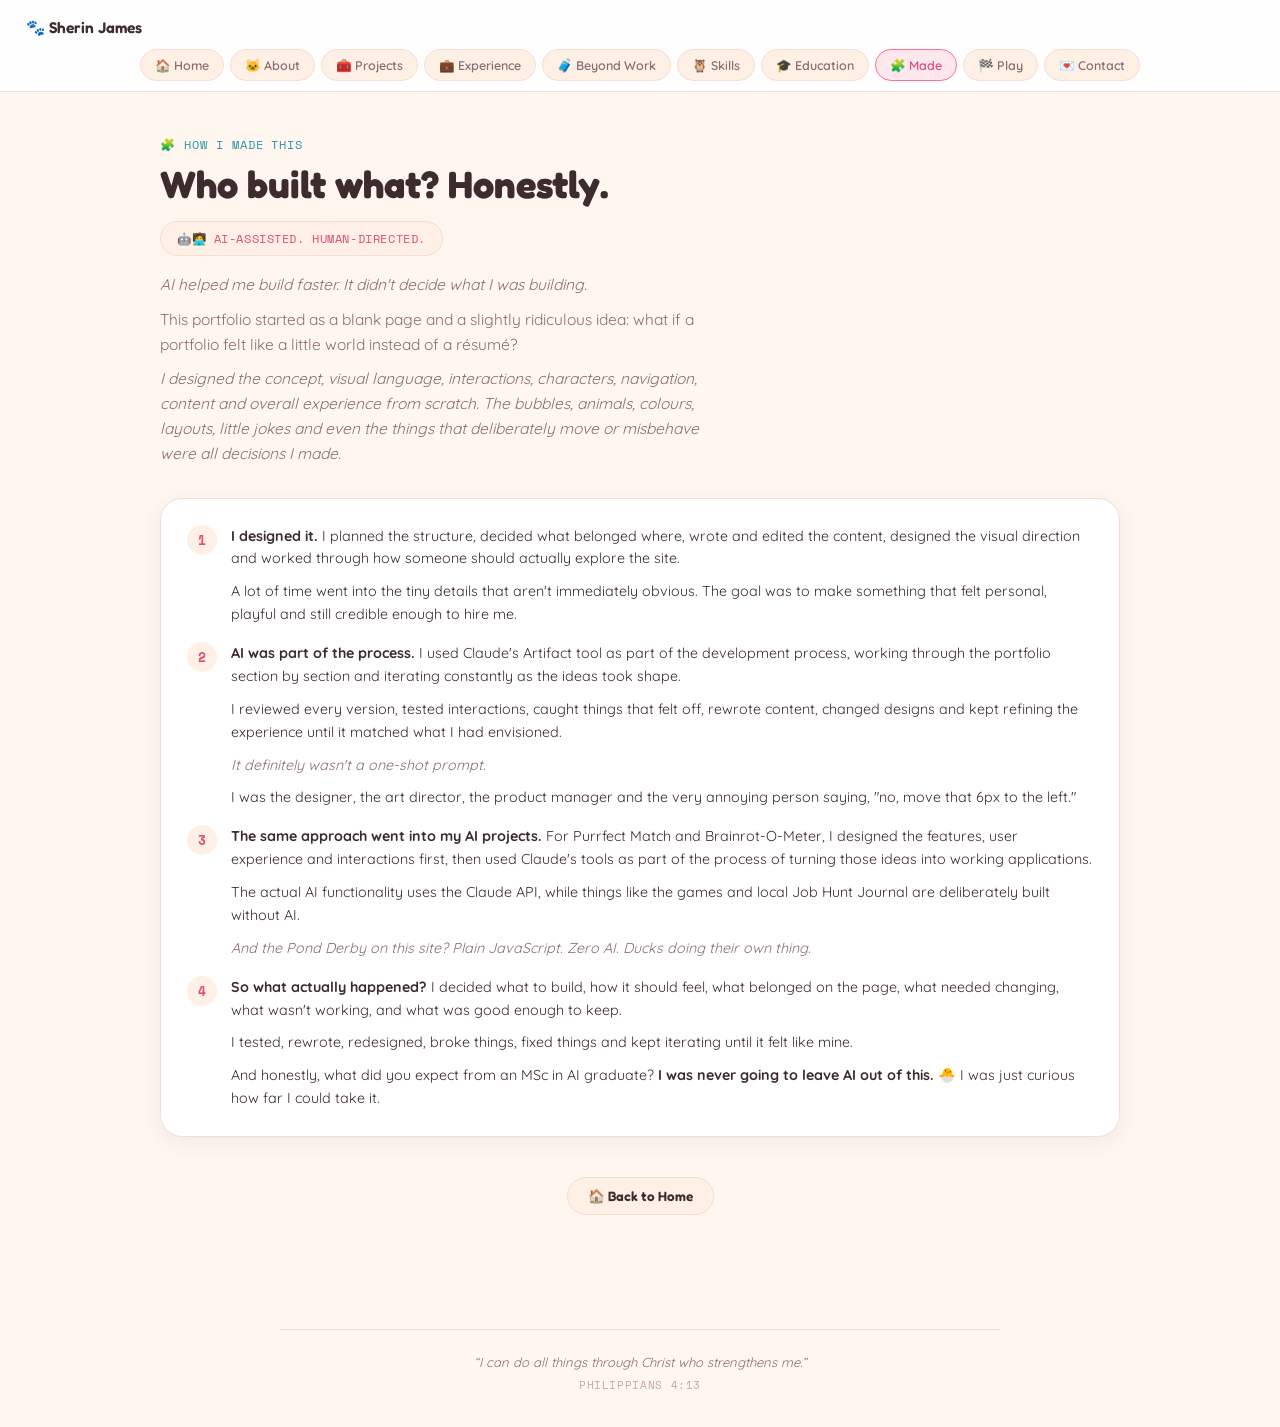
<file: made.html>
<!doctype html>
<html lang="en">
<head>
<meta charset="utf-8">
<meta name="viewport" content="width=device-width, initial-scale=1">
<title>How It's Made · Sherin James</title>
<meta name="description" content="How this portfolio was built: AI-assisted, human-directed.">
<link rel="stylesheet" href="styles.css">
</head>
<body>
<div class="topbar">
  <div class="topbar-row1">
    <a class="brand" href="index.html">🐾 Sherin James</a>
  </div>
  <nav class="subnav" id="subnav">
    <a class="subnav-btn" href="index.html">🏠 Home</a>
    <a class="subnav-btn" href="about.html">🐱 About</a>
    <a class="subnav-btn" href="projects.html">🧰 Projects</a>
    <a class="subnav-btn" href="experience.html">💼 Experience</a>
    <a class="subnav-btn" href="beyond-work.html">🧳 Beyond Work</a>
    <a class="subnav-btn" href="skills.html">🦉 Skills</a>
    <a class="subnav-btn" href="education.html">🎓 Education</a>
    <a class="subnav-btn active" href="made.html">🧩 Made</a>
    <a class="subnav-btn" href="play.html">🏁 Play</a>
    <a class="subnav-btn" href="contact.html">💌 Contact</a>
  </nav>
  <div aria-hidden="true" class="topbar-fade"></div>
</div>

<div class="view active" id="view-made">

  <section class="pane wrap">
    <p class="section-tag">🧩 how I made this</p>
    <h2 class="section-title">Who built what? Honestly.</h2>
    <span class="made-badge">🤖🧑‍💻 AI-assisted. Human-directed.</span>
    <div class="lede-block">
      <p style="font-style:italic;">AI helped me build faster. It didn't decide what I was building.</p>
      <p>This portfolio started as a blank page and a slightly ridiculous idea: what if a portfolio felt like a little world instead of a résumé?</p>
      <p>I designed the concept, visual language, interactions, characters, navigation, content and overall experience from scratch. The bubbles, animals, colours, layouts, little jokes and even the things that deliberately move or misbehave were all decisions I made.</p>
    </div>
    <div class="card">
      <div class="made-steps">
        <div class="made-step"><div class="made-num">1</div><div>
          <p><b>I designed it.</b> I planned the structure, decided what belonged where, wrote and edited the content, designed the visual direction and worked through how someone should actually explore the site.</p>
          <p>A lot of time went into the tiny details that aren't immediately obvious. The goal was to make something that felt personal, playful and still credible enough to hire me.</p>
        </div></div>
        <div class="made-step"><div class="made-num">2</div><div>
          <p><b>AI was part of the process.</b> I used Claude's Artifact tool as part of the development process, working through the portfolio section by section and iterating constantly as the ideas took shape.</p>
          <p>I reviewed every version, tested interactions, caught things that felt off, rewrote content, changed designs and kept refining the experience until it matched what I had envisioned.</p>
          <p class="beat-line">It definitely wasn't a one-shot prompt.</p>
          <p>I was the designer, the art director, the product manager and the very annoying person saying, "no, move that 6px to the left."</p>
        </div></div>
        <div class="made-step"><div class="made-num">3</div><div>
          <p><b>The same approach went into my AI projects.</b> For Purrfect Match and Brainrot-O-Meter, I designed the features, user experience and interactions first, then used Claude's tools as part of the process of turning those ideas into working applications.</p>
          <p>The actual AI functionality uses the Claude API, while things like the games and local Job Hunt Journal are deliberately built without AI.</p>
          <p class="beat-line">And the Pond Derby on this site? Plain JavaScript. Zero AI. Ducks doing their own thing.</p>
        </div></div>
        <div class="made-step"><div class="made-num">4</div><div>
          <p><b>So what actually happened?</b> I decided what to build, how it should feel, what belonged on the page, what needed changing, what wasn't working, and what was good enough to keep.</p>
          <p>I tested, rewrote, redesigned, broke things, fixed things and kept iterating until it felt like mine.</p>
          <p>And honestly, what did you expect from an MSc in AI graduate? <b>I was never going to leave AI out of this.</b> 🐣 I was just curious how far I could take it.</p>
        </div></div>
      </div>
    </div>
    <div class="back-row"><a class="home-btn" href="index.html">🏠 Back to Home</a></div>
  </section>

</div>

<footer class="verse-footer">
  <p>&ldquo;I can do all things through Christ who strengthens me.&rdquo;</p>
  <span>Philippians 4:13</span>
</footer>

<div id="toast" class="toast" role="status" aria-live="polite"></div>
<script src="script.js"></script>
</body>
</html>
</file>
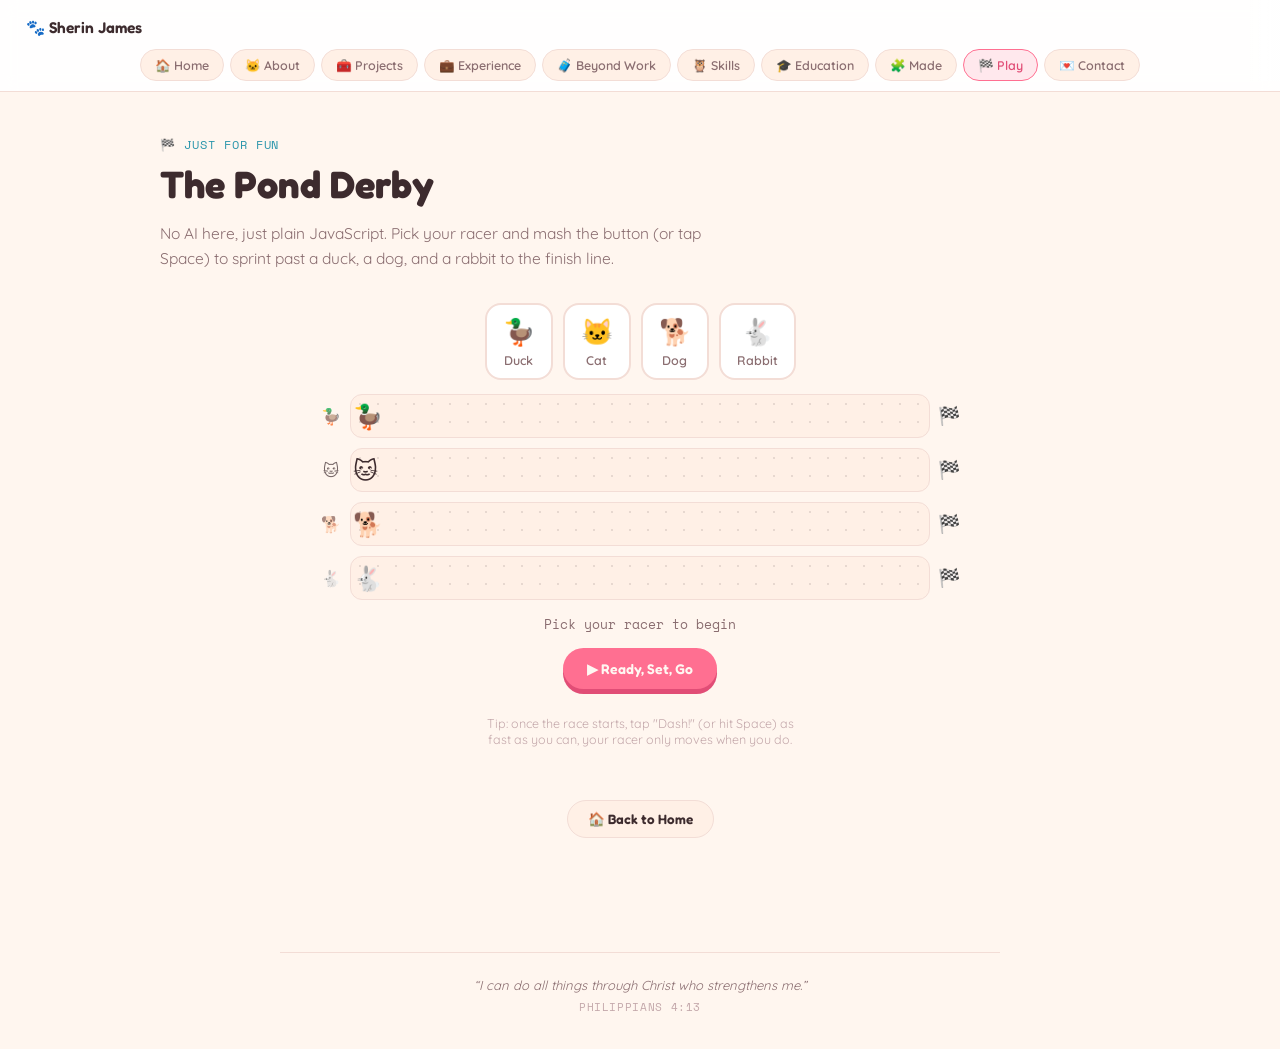
<file: play.html>
<!doctype html>
<html lang="en">
<head>
<meta charset="utf-8">
<meta name="viewport" content="width=device-width, initial-scale=1">
<title>Play · Sherin James</title>
<meta name="description" content="The Pond Derby: a small no-AI racing game, just for fun.">
<link rel="stylesheet" href="styles.css">
</head>
<body>
<div class="topbar">
  <div class="topbar-row1">
    <a class="brand" href="index.html">🐾 Sherin James</a>
  </div>
  <nav class="subnav" id="subnav">
    <a class="subnav-btn" href="index.html">🏠 Home</a>
    <a class="subnav-btn" href="about.html">🐱 About</a>
    <a class="subnav-btn" href="projects.html">🧰 Projects</a>
    <a class="subnav-btn" href="experience.html">💼 Experience</a>
    <a class="subnav-btn" href="beyond-work.html">🧳 Beyond Work</a>
    <a class="subnav-btn" href="skills.html">🦉 Skills</a>
    <a class="subnav-btn" href="education.html">🎓 Education</a>
    <a class="subnav-btn" href="made.html">🧩 Made</a>
    <a class="subnav-btn active" href="play.html">🏁 Play</a>
    <a class="subnav-btn" href="contact.html">💌 Contact</a>
  </nav>
  <div aria-hidden="true" class="topbar-fade"></div>
</div>

<div class="view active" id="view-game">

  <section class="pane wrap">
    <p class="section-tag">🏁 just for fun</p>
    <h2 class="section-title">The Pond Derby</h2>
    <p class="section-lede">No AI here, just plain JavaScript. Pick your racer and mash the button (or tap Space) to sprint past a duck, a dog, and a rabbit to the finish line.</p>

    <div class="game-wrap">
      <div class="racer-pick" id="racerPick">
        <button class="racer-opt" data-racer="duck"><span class="racer-emoji">🦆</span><span>Duck</span></button>
        <button class="racer-opt" data-racer="cat"><span class="racer-emoji">🐱</span><span>Cat</span></button>
        <button class="racer-opt" data-racer="dog"><span class="racer-emoji">🐕</span><span>Dog</span></button>
        <button class="racer-opt" data-racer="rabbit"><span class="racer-emoji">🐇</span><span>Rabbit</span></button>
      </div>

      <div class="track-board" id="trackBoard">
        <div class="track-lane" data-lane="duck"><div class="lane-tag">🦆</div><div class="lane-track"><div class="racer-sprite">🦆</div></div><div class="finish-flag">🏁</div></div>
        <div class="track-lane" data-lane="cat"><div class="lane-tag">🐱</div><div class="lane-track"><div class="racer-sprite">🐱</div></div><div class="finish-flag">🏁</div></div>
        <div class="track-lane" data-lane="dog"><div class="lane-tag">🐕</div><div class="lane-track"><div class="racer-sprite">🐕</div></div><div class="finish-flag">🏁</div></div>
        <div class="track-lane" data-lane="rabbit"><div class="lane-tag">🐇</div><div class="lane-track"><div class="racer-sprite">🐇</div></div><div class="finish-flag">🏁</div></div>
      </div>

      <div class="race-status" id="raceStatus">Pick your racer to begin</div>
      <button class="game-btn" id="raceBtn">▶ Ready, Set, Go</button>
      <p class="game-note" id="raceHint">Tip: once the race starts, tap "Dash!" (or hit Space) as fast as you can, your racer only moves when you do.</p>
    </div>

    <div class="back-row"><a class="home-btn" href="index.html">🏠 Back to Home</a></div>
  </section>

</div>

<footer class="verse-footer">
  <p>&ldquo;I can do all things through Christ who strengthens me.&rdquo;</p>
  <span>Philippians 4:13</span>
</footer>

<div id="toast" class="toast" role="status" aria-live="polite"></div>
<script src="script.js"></script>
</body>
</html>
</file>
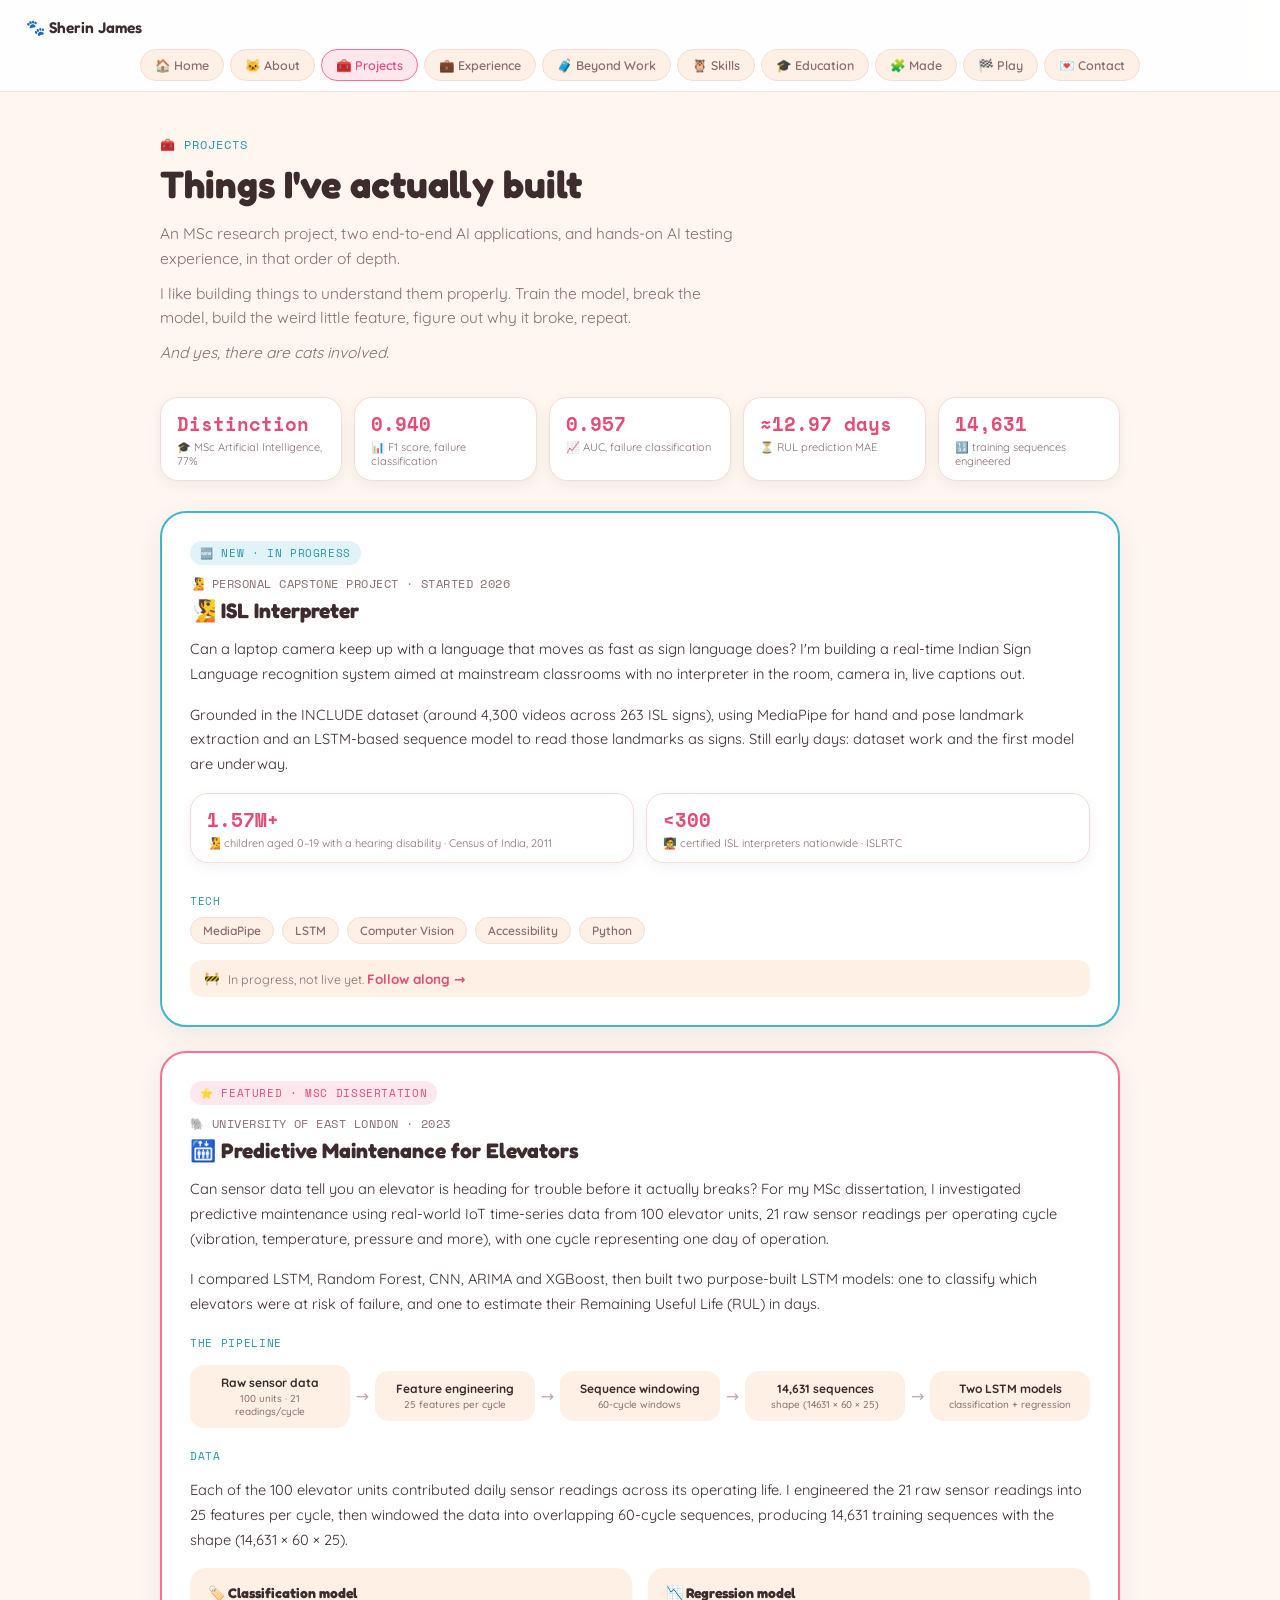
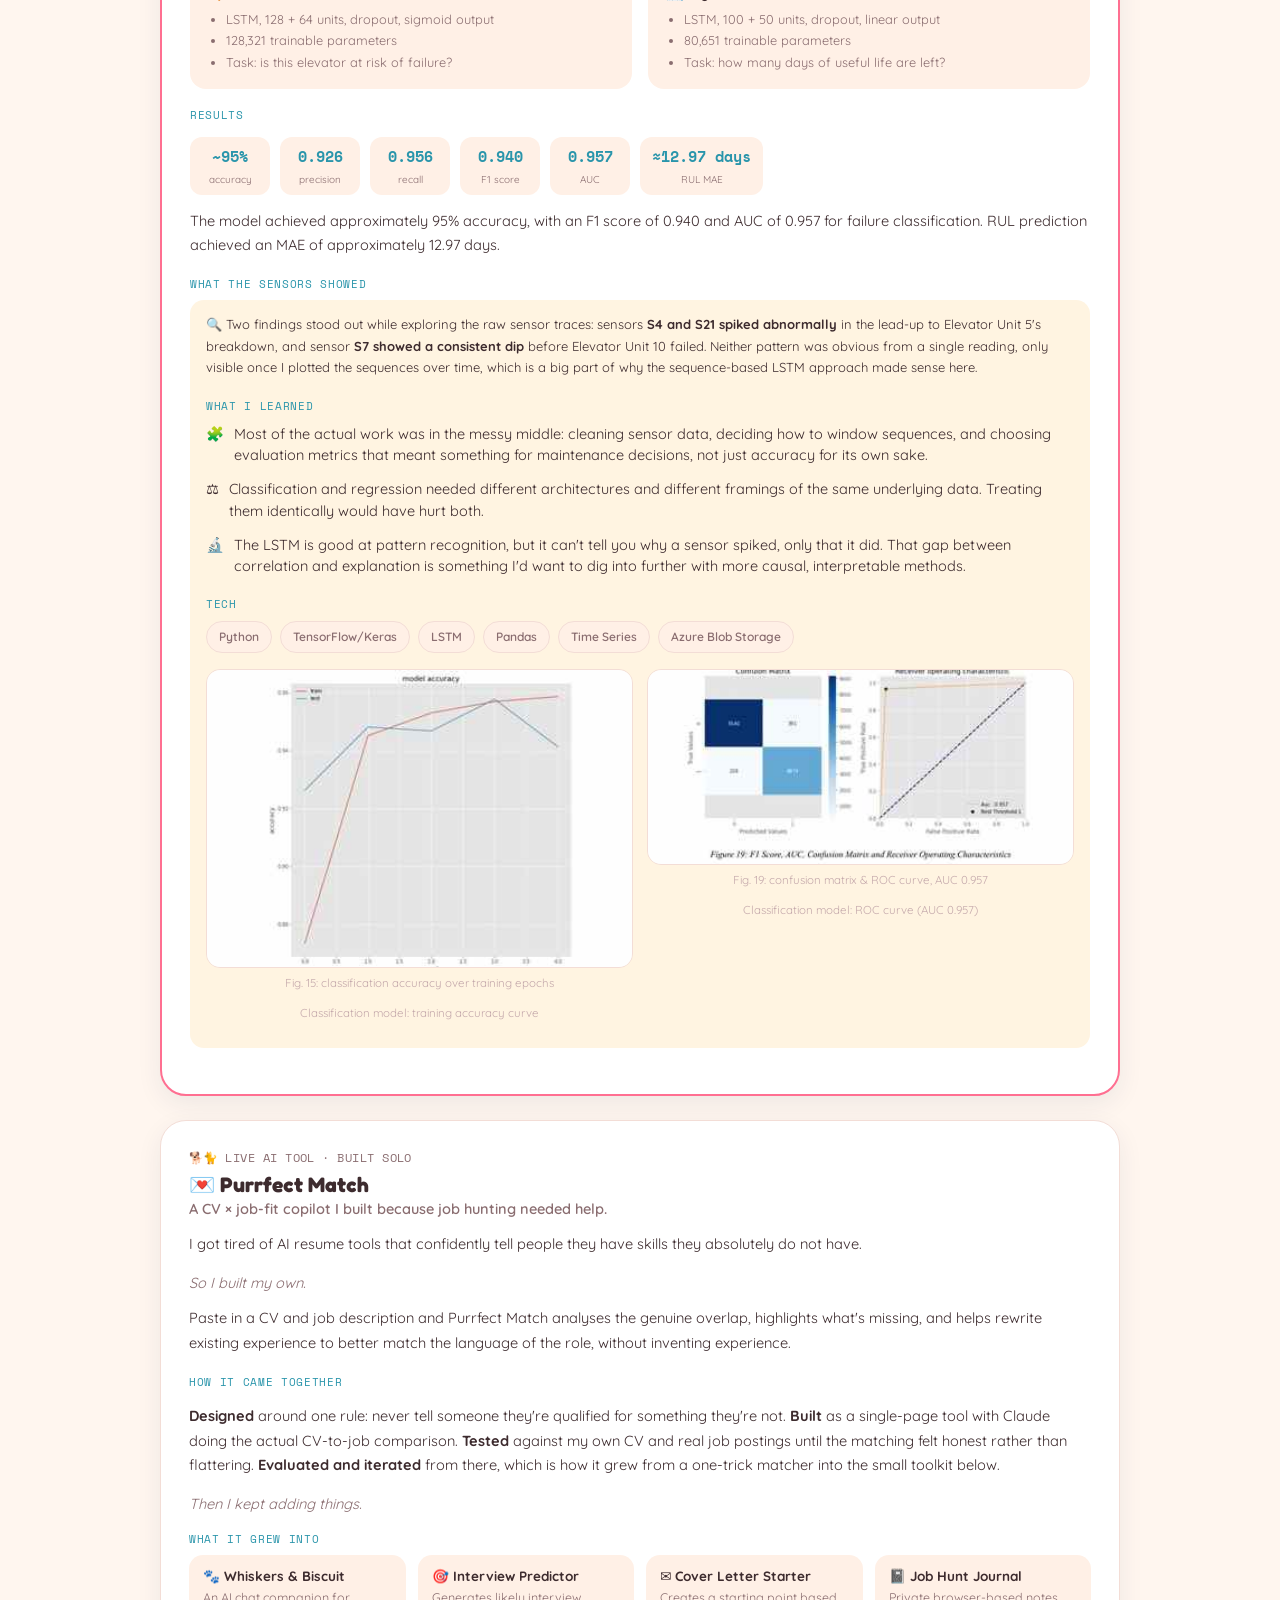
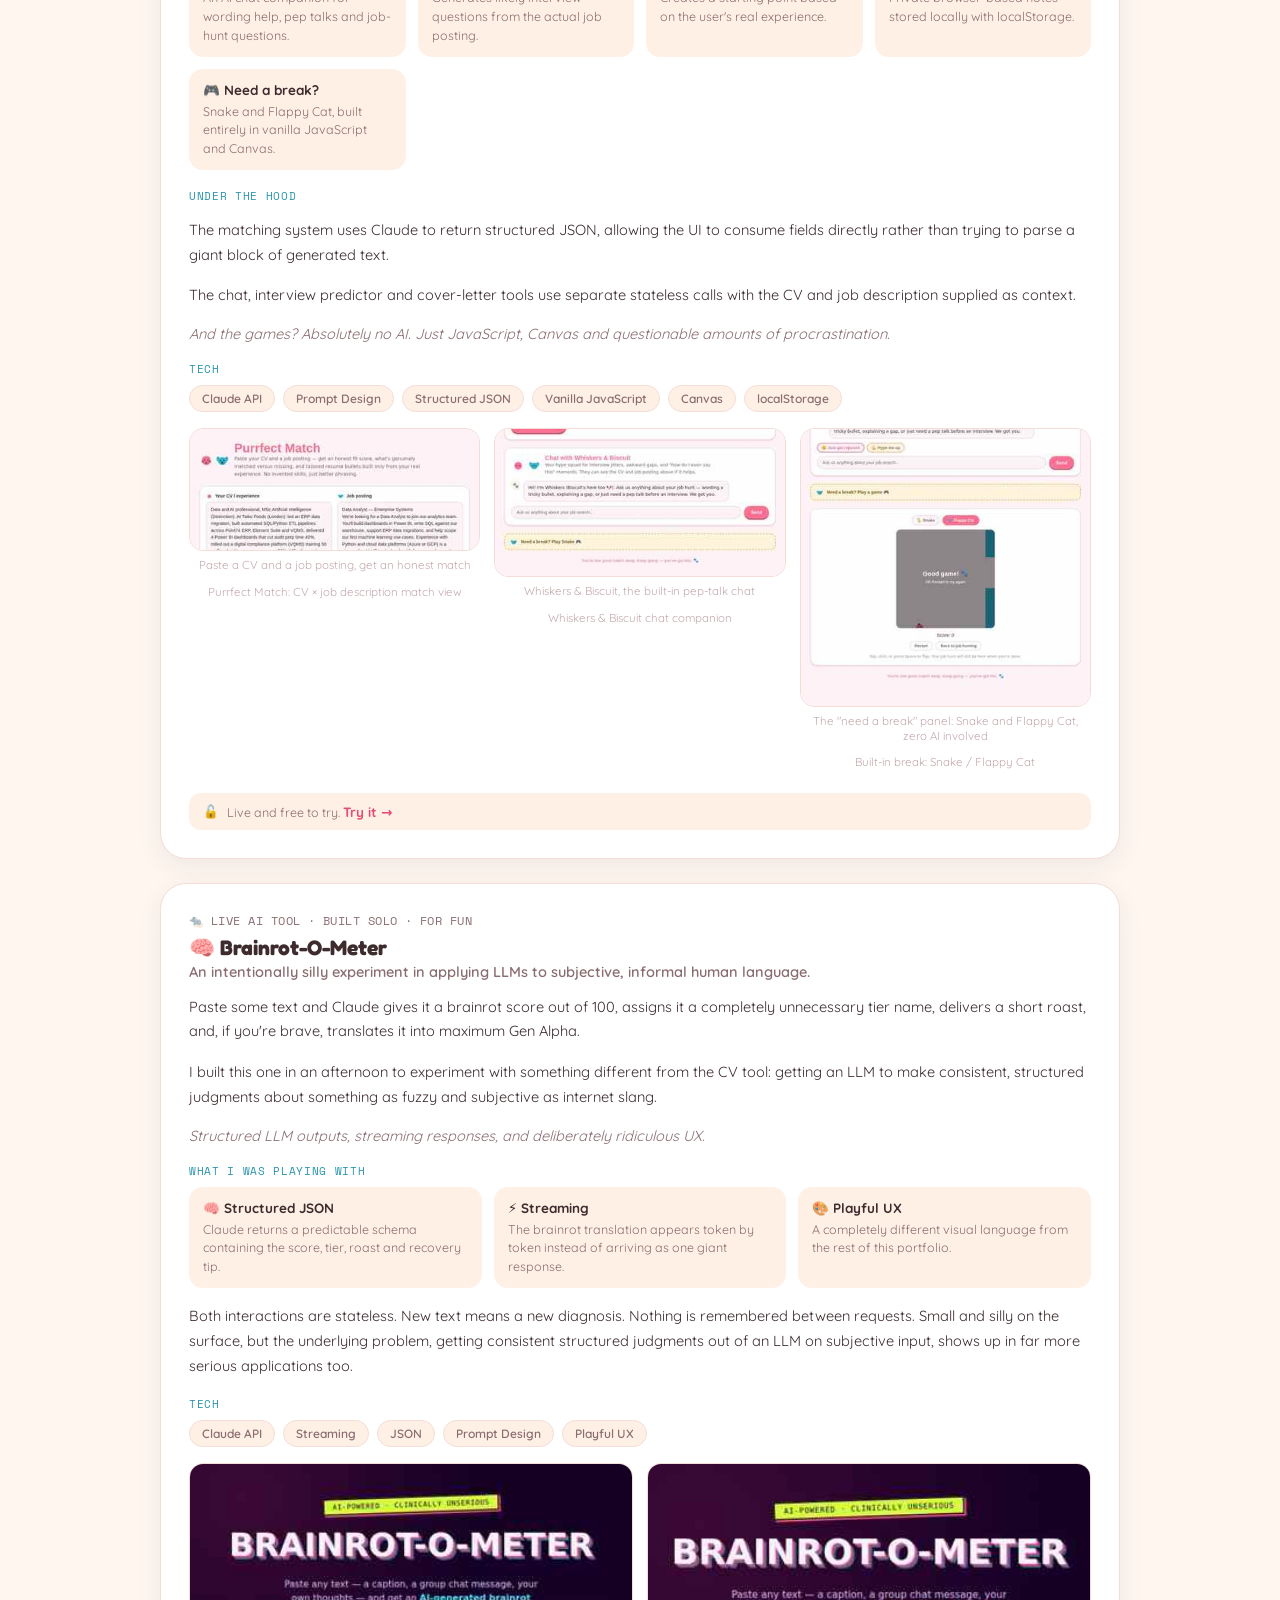
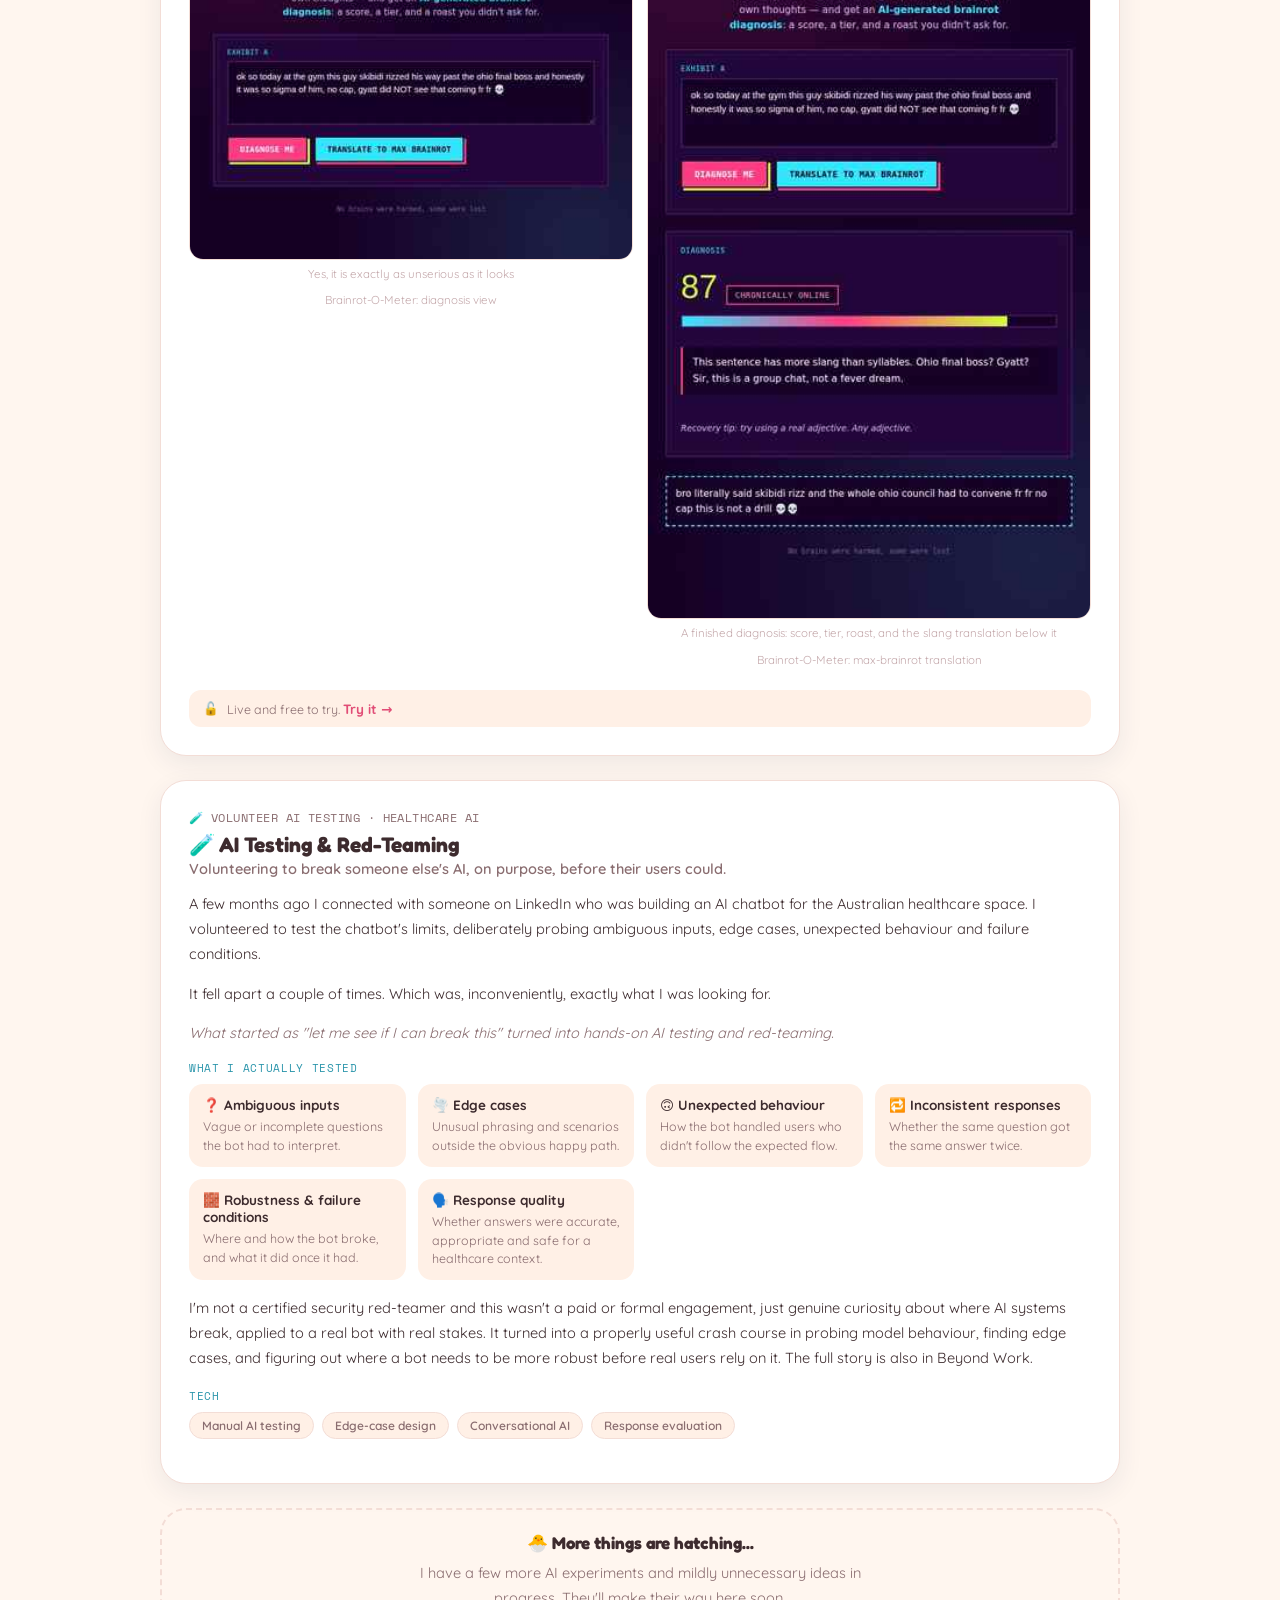
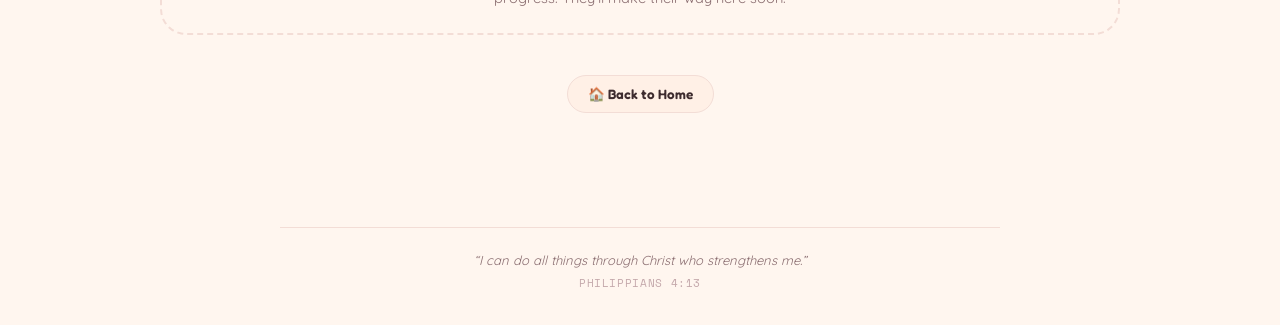
<file: projects.html>
<!doctype html>
<html lang="en">
<head>
<meta charset="utf-8">
<meta name="viewport" content="width=device-width, initial-scale=1">
<title>Projects · Sherin James</title>
<meta name="description" content="Projects by Sherin James: a real-time ISL interpreter in progress, an MSc dissertation on predictive maintenance, LLM-powered apps, and AI testing & red-teaming.">
<link rel="stylesheet" href="styles.css">
</head>
<body>
<div class="topbar">
  <div class="topbar-row1">
    <a class="brand" href="index.html">🐾 Sherin James</a>
  </div>
  <nav class="subnav" id="subnav">
    <a class="subnav-btn" href="index.html">🏠 Home</a>
    <a class="subnav-btn" href="about.html">🐱 About</a>
    <a class="subnav-btn active" href="projects.html">🧰 Projects</a>
    <a class="subnav-btn" href="experience.html">💼 Experience</a>
    <a class="subnav-btn" href="beyond-work.html">🧳 Beyond Work</a>
    <a class="subnav-btn" href="skills.html">🦉 Skills</a>
    <a class="subnav-btn" href="education.html">🎓 Education</a>
    <a class="subnav-btn" href="made.html">🧩 Made</a>
    <a class="subnav-btn" href="play.html">🏁 Play</a>
    <a class="subnav-btn" href="contact.html">💌 Contact</a>
  </nav>
  <div aria-hidden="true" class="topbar-fade"></div>
</div>

<div class="view active" id="view-projects">

  <section class="pane wrap">
    <p class="section-tag">🧰 projects</p>
    <h2 class="section-title">Things I've actually built</h2>
    <div class="lede-block">
      <p>An MSc research project, two end-to-end AI applications, and hands-on AI testing experience, in that order of depth.</p>
      <p>I like building things to understand them properly. Train the model, break the model, build the weird little feature, figure out why it broke, repeat.</p>
      <p>And yes, there are cats involved.</p>
    </div>

    <div class="numbers-strip">
      <div class="stat-chip"><span class="stat-num">Distinction</span><span class="stat-label">🎓 MSc Artificial Intelligence, 77%</span></div>
      <div class="stat-chip"><span class="stat-num">0.940</span><span class="stat-label">📊 F1 score, failure classification</span></div>
      <div class="stat-chip"><span class="stat-num">0.957</span><span class="stat-label">📈 AUC, failure classification</span></div>
      <div class="stat-chip"><span class="stat-num">≈12.97 days</span><span class="stat-label">⏳ RUL prediction MAE</span></div>
      <div class="stat-chip"><span class="stat-num">14,631</span><span class="stat-label">🔢 training sequences engineered</span></div>
    </div>

    <article class="project-card new-tier" id="isl-interpreter">
      <span class="tier-badge-sm badge-new">🆕 New · in progress</span>
      <p class="project-kicker">🧏 Personal capstone project · started 2026</p>
      <h3 class="project-title">🧏 ISL Interpreter</h3>
      <p class="project-desc">Can a laptop camera keep up with a language that moves as fast as sign language does? I'm building a real-time Indian Sign Language recognition system aimed at mainstream classrooms with no interpreter in the room, camera in, live captions out.</p>
      <p class="project-desc">Grounded in the INCLUDE dataset (around 4,300 videos across 263 ISL signs), using MediaPipe for hand and pose landmark extraction and an LSTM-based sequence model to read those landmarks as signs. Still early days: dataset work and the first model are underway.</p>
      <div class="numbers-strip">
        <div class="stat-chip"><span class="stat-num">1.57M+</span><span class="stat-label">🧏 children aged 0–19 with a hearing disability · Census of India, 2011</span></div>
        <div class="stat-chip"><span class="stat-num">&lt;300</span><span class="stat-label">🧑‍🏫 certified ISL interpreters nationwide · ISLRTC</span></div>
      </div>
      <p class="mini-label">Tech</p>
      <div class="tag-row"><span class="tag">MediaPipe</span><span class="tag">LSTM</span><span class="tag">Computer Vision</span><span class="tag">Accessibility</span><span class="tag">Python</span></div>
      <div class="access-note">🚧 <span>In progress, not live yet. <a class="visit-link" href="isl-interpreter.html">Follow along →</a></span></div>
    </article>

    <article class="project-card hero-tier">
      <span class="tier-badge-sm">⭐ Featured · MSc Dissertation</span>
      <p class="project-kicker">🐘 University of East London · 2023</p>
      <h3 class="project-title">🛗 Predictive Maintenance for Elevators</h3>
      <p class="project-desc">Can sensor data tell you an elevator is heading for trouble before it actually breaks? For my MSc dissertation, I investigated predictive maintenance using real-world IoT time-series data from 100 elevator units, 21 raw sensor readings per operating cycle (vibration, temperature, pressure and more), with one cycle representing one day of operation.</p>
      <p class="project-desc">I compared LSTM, Random Forest, CNN, ARIMA and XGBoost, then built two purpose-built LSTM models: one to classify which elevators were at risk of failure, and one to estimate their Remaining Useful Life (RUL) in days.</p>

      <p class="mini-label">The pipeline</p>
      <div class="pipeline-row">
        <div class="pipeline-step">Raw sensor data<span>100 units · 21 readings/cycle</span></div>
        <div class="pipeline-arrow">→</div>
        <div class="pipeline-step">Feature engineering<span>25 features per cycle</span></div>
        <div class="pipeline-arrow">→</div>
        <div class="pipeline-step">Sequence windowing<span>60-cycle windows</span></div>
        <div class="pipeline-arrow">→</div>
        <div class="pipeline-step">14,631 sequences<span>shape (14631 × 60 × 25)</span></div>
        <div class="pipeline-arrow">→</div>
        <div class="pipeline-step">Two LSTM models<span>classification + regression</span></div>
      </div>

      <p class="mini-label">Data</p>
      <p class="project-desc">Each of the 100 elevator units contributed daily sensor readings across its operating life. I engineered the 21 raw sensor readings into 25 features per cycle, then windowed the data into overlapping 60-cycle sequences, producing 14,631 training sequences with the shape (14,631 × 60 × 25).</p>

      <div class="model-split">
        <div class="model-block">
          <h4>🏷️ Classification model</h4>
          <ul>
            <li>LSTM, 128 + 64 units, dropout, sigmoid output</li>
            <li>128,321 trainable parameters</li>
            <li>Task: is this elevator at risk of failure?</li>
          </ul>
        </div>
        <div class="model-block">
          <h4>📉 Regression model</h4>
          <ul>
            <li>LSTM, 100 + 50 units, dropout, linear output</li>
            <li>80,651 trainable parameters</li>
            <li>Task: how many days of useful life are left?</li>
          </ul>
        </div>
      </div>

      <p class="mini-label">Results</p>
      <div class="metric-row">
        <div class="metric-pill"><b>~95%</b><span>accuracy</span></div>
        <div class="metric-pill"><b>0.926</b><span>precision</span></div>
        <div class="metric-pill"><b>0.956</b><span>recall</span></div>
        <div class="metric-pill"><b>0.940</b><span>F1 score</span></div>
        <div class="metric-pill"><b>0.957</b><span>AUC</span></div>
        <div class="metric-pill"><b>≈12.97 days</b><span>RUL MAE</span></div>
      </div>
      <p class="project-desc">The model achieved approximately 95% accuracy, with an F1 score of 0.940 and AUC of 0.957 for failure classification. RUL prediction achieved an MAE of approximately 12.97 days.</p>

      <p class="mini-label">What the sensors showed</p>
      <div class="anomaly-box">🔍 Two findings stood out while exploring the raw sensor traces: sensors <b>S4 and S21 spiked abnormally</b> in the lead-up to Elevator Unit 5's breakdown, and sensor <b>S7 showed a consistent dip</b> before Elevator Unit 10 failed. Neither pattern was obvious from a single reading, only visible once I plotted the sequences over time, which is a big part of why the sequence-based LSTM approach made sense here.<p></p>

      <p class="mini-label">What I learned</p>
      <ul class="paw-list">
        <li><span>🧩</span><span>Most of the actual work was in the messy middle: cleaning sensor data, deciding how to window sequences, and choosing evaluation metrics that meant something for maintenance decisions, not just accuracy for its own sake.</span></li>
        <li><span>⚖️</span><span>Classification and regression needed different architectures and different framings of the same underlying data. Treating them identically would have hurt both.</span></li>
        <li><span>🔬</span><span>The LSTM is good at pattern recognition, but it can't tell you why a sensor spiked, only that it did. That gap between correlation and explanation is something I'd want to dig into further with more causal, interpretable methods.</span></li>
      </ul>

      <p class="mini-label">Tech</p>
      <div class="tag-row"><span class="tag">Python</span><span class="tag">TensorFlow/Keras</span><span class="tag">LSTM</span><span class="tag">Pandas</span><span class="tag">Time Series</span><span class="tag">Azure Blob Storage</span></div>
      <div class="shot-row">
        <div><img alt="Model accuracy across training epochs from the dissertation" src="[data-uri]"/><p class="shot-cap">Fig. 15: classification accuracy over training epochs</p><p class="shot-cap">Classification model: training accuracy curve</p></div>
        <div><img alt="Confusion matrix and ROC curve from the dissertation, AUC 0.957" src="[data-uri]"/><p class="shot-cap">Fig. 19: confusion matrix &amp; ROC curve, AUC 0.957</p><p class="shot-cap">Classification model: ROC curve (AUC 0.957)</p></div>
      </div>
    </div></article>

    <article class="project-card">
      <p class="project-kicker">🐕🐈 Live AI tool · built solo</p>
      <h3 class="project-title">💌 Purrfect Match</h3>
      <p class="project-subtitle">A CV × job-fit copilot I built because job hunting needed help.</p>
      <p class="project-desc">I got tired of AI resume tools that confidently tell people they have skills they absolutely do not have.</p>
      <p class="beat-line">So I built my own.</p>
      <p class="project-desc">Paste in a CV and job description and Purrfect Match analyses the genuine overlap, highlights what's missing, and helps rewrite existing experience to better match the language of the role, without inventing experience.</p>
      <p class="mini-label">How it came together</p>
      <p class="project-desc"><b>Designed</b> around one rule: never tell someone they're qualified for something they're not. <b>Built</b> as a single-page tool with Claude doing the actual CV-to-job comparison. <b>Tested</b> against my own CV and real job postings until the matching felt honest rather than flattering. <b>Evaluated and iterated</b> from there, which is how it grew from a one-trick matcher into the small toolkit below.</p>
      <p class="beat-line">Then I kept adding things.</p>
      <p class="mini-label">What it grew into</p>
      <div class="feature-grid">
        <div class="feature-item"><p class="f-title">🐾 Whiskers &amp; Biscuit</p><p class="f-desc">An AI chat companion for wording help, pep talks and job-hunt questions.</p></div>
        <div class="feature-item"><p class="f-title">🎯 Interview Predictor</p><p class="f-desc">Generates likely interview questions from the actual job posting.</p></div>
        <div class="feature-item"><p class="f-title">✉️ Cover Letter Starter</p><p class="f-desc">Creates a starting point based on the user's real experience.</p></div>
        <div class="feature-item"><p class="f-title">📓 Job Hunt Journal</p><p class="f-desc">Private browser-based notes stored locally with localStorage.</p></div>
        <div class="feature-item"><p class="f-title">🎮 Need a break?</p><p class="f-desc">Snake and Flappy Cat, built entirely in vanilla JavaScript and Canvas.</p></div>
      </div>
      <p class="mini-label">Under the hood</p>
      <p class="project-desc">The matching system uses Claude to return structured JSON, allowing the UI to consume fields directly rather than trying to parse a giant block of generated text.</p>
      <p class="project-desc">The chat, interview predictor and cover-letter tools use separate stateless calls with the CV and job description supplied as context.</p>
      <p class="beat-line">And the games? Absolutely no AI. Just JavaScript, Canvas and questionable amounts of procrastination.</p>
      <p class="mini-label">Tech</p>
      <div class="tag-row"><span class="tag">Claude API</span><span class="tag">Prompt Design</span><span class="tag">Structured JSON</span><span class="tag">Vanilla JavaScript</span><span class="tag">Canvas</span><span class="tag">localStorage</span></div>
      <div class="shot-row trio">
        <div><img alt="Purrfect Match app screenshot" src="[data-uri]"/><p class="shot-cap">Paste a CV and a job posting, get an honest match</p><p class="shot-cap">Purrfect Match: CV × job description match view</p></div>
        <div><img alt="Chat with Whiskers and Biscuit companion feature" src="[data-uri]"/><p class="shot-cap">Whiskers &amp; Biscuit, the built-in pep-talk chat</p><p class="shot-cap">Whiskers &amp; Biscuit chat companion</p></div>
        <div><img alt="Need a break panel with Snake and Flappy Cat mini games" src="[data-uri]"/><p class="shot-cap">The "need a break" panel: Snake and Flappy Cat, zero AI involved</p><p class="shot-cap">Built-in break: Snake / Flappy Cat</p></div>
      </div>
      <div class="access-note">🔓 <span>Live and free to try. <a class="visit-link" href="https://sherinjames-sj.github.io/sherin-ai-projects/purrfect-match/" rel="noopener" target="_blank">Try it →</a></span></div>
    </article>

    <article class="project-card">
      <p class="project-kicker">🐀 Live AI tool · built solo · for fun</p>
      <h3 class="project-title">🧠 Brainrot-O-Meter</h3>
      <p class="project-subtitle">An intentionally silly experiment in applying LLMs to subjective, informal human language.</p>
      <p class="project-desc">Paste some text and Claude gives it a brainrot score out of 100, assigns it a completely unnecessary tier name, delivers a short roast, and, if you're brave, translates it into maximum Gen Alpha.</p>
      <p class="project-desc">I built this one in an afternoon to experiment with something different from the CV tool: getting an LLM to make consistent, structured judgments about something as fuzzy and subjective as internet slang.</p>
      <p class="beat-line">Structured LLM outputs, streaming responses, and deliberately ridiculous UX.</p>
      <p class="mini-label">What I was playing with</p>
      <div class="feature-grid">
        <div class="feature-item"><p class="f-title">🧠 Structured JSON</p><p class="f-desc">Claude returns a predictable schema containing the score, tier, roast and recovery tip.</p></div>
        <div class="feature-item"><p class="f-title">⚡ Streaming</p><p class="f-desc">The brainrot translation appears token by token instead of arriving as one giant response.</p></div>
        <div class="feature-item"><p class="f-title">🎨 Playful UX</p><p class="f-desc">A completely different visual language from the rest of this portfolio.</p></div>
      </div>
      <p class="project-desc">Both interactions are stateless. New text means a new diagnosis. Nothing is remembered between requests. Small and silly on the surface, but the underlying problem, getting consistent structured judgments out of an LLM on subjective input, shows up in far more serious applications too.</p>
      <p class="mini-label">Tech</p>
      <div class="tag-row"><span class="tag">Claude API</span><span class="tag">Streaming</span><span class="tag">JSON</span><span class="tag">Prompt Design</span><span class="tag">Playful UX</span></div>
      <div class="shot-row">
        <div><img alt="Brainrot-O-Meter app screenshot with its neon dark theme" src="[data-uri]"/><p class="shot-cap">Yes, it is exactly as unserious as it looks</p><p class="shot-cap">Brainrot-O-Meter: diagnosis view</p></div>
        <div><img alt="Brainrot-O-Meter showing a completed diagnosis with score, tier, roast, and the gen-alpha translation" src="[data-uri]"/><p class="shot-cap">A finished diagnosis: score, tier, roast, and the slang translation below it</p><p class="shot-cap">Brainrot-O-Meter: max-brainrot translation</p></div>
      </div>
      <div class="access-note">🔓 <span>Live and free to try. <a class="visit-link" href="https://sherinjames-sj.github.io/sherin-ai-projects/brainrot-o-meter/" rel="noopener" target="_blank">Try it →</a></span></div>
    </article>

    <article class="project-card">
      <p class="project-kicker">🧪 Volunteer AI Testing · Healthcare AI</p>
      <h3 class="project-title">🧪 AI Testing &amp; Red-Teaming</h3>
      <p class="project-subtitle">Volunteering to break someone else's AI, on purpose, before their users could.</p>
      <p class="project-desc">A few months ago I connected with someone on LinkedIn who was building an AI chatbot for the Australian healthcare space. I volunteered to test the chatbot's limits, deliberately probing ambiguous inputs, edge cases, unexpected behaviour and failure conditions.</p>
      <p class="project-desc">It fell apart a couple of times. Which was, inconveniently, exactly what I was looking for.</p>
      <p class="beat-line">What started as "let me see if I can break this" turned into hands-on AI testing and red-teaming.</p>
      <p class="mini-label">What I actually tested</p>
      <div class="feature-grid">
        <div class="feature-item"><p class="f-title">❓ Ambiguous inputs</p><p class="f-desc">Vague or incomplete questions the bot had to interpret.</p></div>
        <div class="feature-item"><p class="f-title">🌪️ Edge cases</p><p class="f-desc">Unusual phrasing and scenarios outside the obvious happy path.</p></div>
        <div class="feature-item"><p class="f-title">🙃 Unexpected behaviour</p><p class="f-desc">How the bot handled users who didn't follow the expected flow.</p></div>
        <div class="feature-item"><p class="f-title">🔁 Inconsistent responses</p><p class="f-desc">Whether the same question got the same answer twice.</p></div>
        <div class="feature-item"><p class="f-title">🧱 Robustness &amp; failure conditions</p><p class="f-desc">Where and how the bot broke, and what it did once it had.</p></div>
        <div class="feature-item"><p class="f-title">🗣️ Response quality</p><p class="f-desc">Whether answers were accurate, appropriate and safe for a healthcare context.</p></div>
      </div>
      <p class="project-desc">I'm not a certified security red-teamer and this wasn't a paid or formal engagement, just genuine curiosity about where AI systems break, applied to a real bot with real stakes. It turned into a properly useful crash course in probing model behaviour, finding edge cases, and figuring out where a bot needs to be more robust before real users rely on it. The full story is also in Beyond Work.</p>
      <p class="mini-label">Tech</p>
      <div class="tag-row"><span class="tag">Manual AI testing</span><span class="tag">Edge-case design</span><span class="tag">Conversational AI</span><span class="tag">Response evaluation</span></div>
    </article>

    <article class="project-card hatch-card">
      <h3 class="project-title">🐣 More things are hatching...</h3>
      <p class="project-desc">I have a few more AI experiments and mildly unnecessary ideas in progress. They'll make their way here soon.</p>
    </article>

    <div class="back-row"><a class="home-btn" href="index.html">🏠 Back to Home</a></div>
  </section>

</div>

<footer class="verse-footer">
  <p>&ldquo;I can do all things through Christ who strengthens me.&rdquo;</p>
  <span>Philippians 4:13</span>
</footer>

<div id="toast" class="toast" role="status" aria-live="polite"></div>
<script src="script.js"></script>
</body>
</html>
</file>
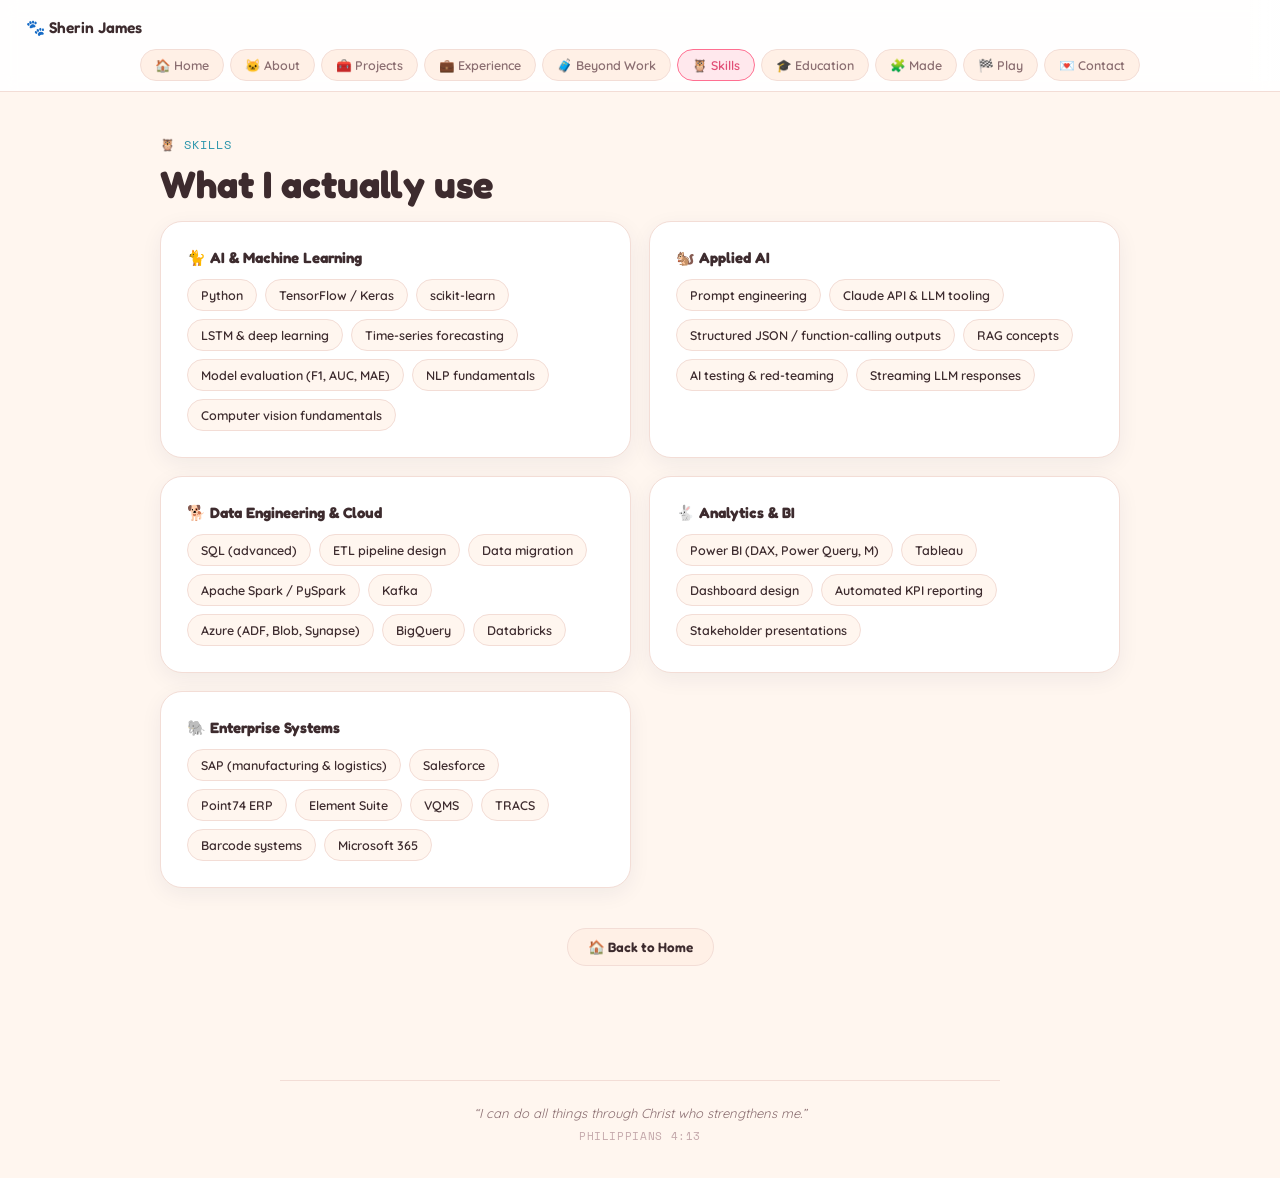
<file: skills.html>
<!doctype html>
<html lang="en">
<head>
<meta charset="utf-8">
<meta name="viewport" content="width=device-width, initial-scale=1">
<title>Skills · Sherin James</title>
<meta name="description" content="Technical skills: AI & machine learning, applied AI, data engineering & cloud, analytics & BI, enterprise systems.">
<link rel="stylesheet" href="styles.css">
</head>
<body>
<div class="topbar">
  <div class="topbar-row1">
    <a class="brand" href="index.html">🐾 Sherin James</a>
  </div>
  <nav class="subnav" id="subnav">
    <a class="subnav-btn" href="index.html">🏠 Home</a>
    <a class="subnav-btn" href="about.html">🐱 About</a>
    <a class="subnav-btn" href="projects.html">🧰 Projects</a>
    <a class="subnav-btn" href="experience.html">💼 Experience</a>
    <a class="subnav-btn" href="beyond-work.html">🧳 Beyond Work</a>
    <a class="subnav-btn active" href="skills.html">🦉 Skills</a>
    <a class="subnav-btn" href="education.html">🎓 Education</a>
    <a class="subnav-btn" href="made.html">🧩 Made</a>
    <a class="subnav-btn" href="play.html">🏁 Play</a>
    <a class="subnav-btn" href="contact.html">💌 Contact</a>
  </nav>
  <div aria-hidden="true" class="topbar-fade"></div>
</div>

<div class="view active" id="view-skills">

  <section class="pane wrap">
    <p class="section-tag">🦉 skills</p>
    <h2 class="section-title">What I actually use</h2>
    <div class="skill-groups">
      <div class="card skill-card">
        <h3>🐈 AI &amp; Machine Learning</h3>
        <div class="chip-cloud"><span class="chip">Python</span><span class="chip">TensorFlow / Keras</span><span class="chip">scikit-learn</span><span class="chip">LSTM &amp; deep learning</span><span class="chip">Time-series forecasting</span><span class="chip">Model evaluation (F1, AUC, MAE)</span><span class="chip">NLP fundamentals</span><span class="chip">Computer vision fundamentals</span></div>
      </div>
      <div class="card skill-card">
        <h3>🐿️ Applied AI</h3>
        <div class="chip-cloud"><span class="chip">Prompt engineering</span><span class="chip">Claude API &amp; LLM tooling</span><span class="chip">Structured JSON / function-calling outputs</span><span class="chip">RAG concepts</span><span class="chip">AI testing &amp; red-teaming</span><span class="chip">Streaming LLM responses</span></div>
      </div>
      <div class="card skill-card">
        <h3>🐕 Data Engineering &amp; Cloud</h3>
        <div class="chip-cloud"><span class="chip">SQL (advanced)</span><span class="chip">ETL pipeline design</span><span class="chip">Data migration</span><span class="chip">Apache Spark / PySpark</span><span class="chip">Kafka</span><span class="chip">Azure (ADF, Blob, Synapse)</span><span class="chip">BigQuery</span><span class="chip">Databricks</span></div>
      </div>
      <div class="card skill-card">
        <h3>🐇 Analytics &amp; BI</h3>
        <div class="chip-cloud"><span class="chip">Power BI (DAX, Power Query, M)</span><span class="chip">Tableau</span><span class="chip">Dashboard design</span><span class="chip">Automated KPI reporting</span><span class="chip">Stakeholder presentations</span></div>
      </div>
      <div class="card skill-card">
        <h3>🐘 Enterprise Systems</h3>
        <div class="chip-cloud"><span class="chip">SAP (manufacturing &amp; logistics)</span><span class="chip">Salesforce</span><span class="chip">Point74 ERP</span><span class="chip">Element Suite</span><span class="chip">VQMS</span><span class="chip">TRACS</span><span class="chip">Barcode systems</span><span class="chip">Microsoft 365</span></div>
      </div>
    </div>
    <div class="back-row"><a class="home-btn" href="index.html">🏠 Back to Home</a></div>
  </section>

</div>

<footer class="verse-footer">
  <p>&ldquo;I can do all things through Christ who strengthens me.&rdquo;</p>
  <span>Philippians 4:13</span>
</footer>

<div id="toast" class="toast" role="status" aria-live="polite"></div>
<script src="script.js"></script>
</body>
</html>
</file>
<file: styles.css>
@import url('https://fonts.googleapis.com/css2?family=Fredoka:wght@500;600;700&family=Quicksand:wght@400;500;600;700&family=Space+Mono:wght@400;700&display=swap');

  :root {
    --bg: #fff6ef;
    --surface: #ffffff;
    --surface-soft: #fff0e6;
    --ink: #3d2b2e;
    --ink-soft: #8a6d70;
    --ink-faint: #c4a8ab;
    --line: #f3ddd6;
    --accent: #ff6f91;
    --accent-deep: #e14d76;
    --accent-2: #3fb6cf;
    --accent-2-deep: #2a95ab;
    --accent-3: #ffbc42;
    --accent-4: #6fbf7a;
    --accent-4-deep: #4f9f5b;
    --accent-5: #9b8cf2;
    --accent-5-deep: #7c6ce0;
    --shadow: 220 60% 20%;
    --sky-top: #bfe6f7;
    --sky-mid: #dff3ea;
    --grass: #8fcf80;
    --grass-deep: #6fb862;
    --pond: #6fc7d9;
    --pond-deep: #3f96ab;
    --sun: #ffd76b;
    --wood: #a9713c;
    --wood-deep: #8a5a2c;
    --roof: #e8862f;
  }

  @media (prefers-color-scheme: dark) {
    :root:not([data-theme="light"]) {
      --bg: #241923; --surface: #2f2130; --surface-soft: #392a3c;
      --ink: #fbecee; --ink-soft: #d9b7c0; --ink-faint: #8c6c76; --line: #4a3650;
      --accent: #ff8aa8; --accent-deep: #ffa9bf; --accent-2: #5fd3e8; --accent-2-deep: #86e0f0; --accent-3: #ffcf6b;
      --accent-4: #8fd89a; --accent-4-deep: #a9e6b2; --accent-5: #b3a4f7; --accent-5-deep: #c7bcf9;
      --sky-top: #171b3a; --sky-mid: #33264a; --grass: #2f5a44; --grass-deep: #234a37;
      --pond: #1f4f66; --pond-deep: #16394a; --sun: #ffe9a8; --wood: #7a5236; --wood-deep: #5e3f29; --roof: #c96a2a;
    }
  }
  :root[data-theme="dark"] {
    --bg: #241923; --surface: #2f2130; --surface-soft: #392a3c;
    --ink: #fbecee; --ink-soft: #d9b7c0; --ink-faint: #8c6c76; --line: #4a3650;
    --accent: #ff8aa8; --accent-deep: #ffa9bf; --accent-2: #5fd3e8; --accent-2-deep: #86e0f0; --accent-3: #ffcf6b;
    --sky-top: #171b3a; --sky-mid: #33264a; --grass: #2f5a44; --grass-deep: #234a37;
    --pond: #1f4f66; --pond-deep: #16394a; --sun: #ffe9a8; --wood: #7a5236; --wood-deep: #5e3f29; --roof: #c96a2a;
  }

  * { box-sizing: border-box; }
  html { overflow-x: hidden; width: 100%; -webkit-text-size-adjust: 100%; text-size-adjust: 100%; }
  body { background: var(--bg); color: var(--ink); font-family: 'Quicksand', system-ui, sans-serif; margin: 0; overflow-x: hidden; width: 100%; overflow-wrap: break-word; }
  h1, h2, h3, .display { font-family: 'Fredoka', system-ui, sans-serif; }
  a { color: var(--accent-deep); }
  img { max-width: 100%; }
  .wrap { max-width: 1000px; margin: 0 auto; padding: 0 20px; }
  button { font-family: inherit; }

  /* ---------- topbar ---------- */
  .topbar {
    position: sticky; top: 0; z-index: 60; display: flex; flex-direction: column;
    background: color-mix(in srgb, var(--surface) 90%, transparent); backdrop-filter: blur(8px);
    border-bottom: 1px solid var(--line); width:100%; max-width:100%;
  }
  .topbar-row1 { position:relative; display:flex; align-items:center; justify-content:flex-start; gap:10px; padding: 12px 18px 6px; }
  .brand { position:relative; z-index:2; display:flex; align-items:center; gap:8px; font-family:'Fredoka',sans-serif; font-weight:600; font-size:15.5px; cursor:pointer; border:none; background:none; color:var(--ink); padding:6px 8px; white-space:nowrap; }
  @media (max-width: 420px) { .brand { font-size:13.5px; } }
  .cat-walk-track { position:absolute; inset:0; overflow:hidden; pointer-events:none; z-index:1; }
  .walking-cat-emoji { position:absolute; top:50%; left:-40px; transform:translateY(-50%) scaleX(-1); font-size:19px; animation: walkAcross 9s linear infinite; }
  .walking-cat-bob { display:inline-block; animation: catBob 0.28s steps(2) infinite; }
  @keyframes walkAcross { from { left:-40px; } to { left:calc(100% + 40px); } }
  @keyframes catBob { 0%,100% { transform: translateY(0); } 50% { transform: translateY(-3px); } }
  .subnav { position:relative; display:flex; justify-content:safe center; gap:6px; overflow-x:auto; padding: 0 18px 10px; scrollbar-width:none; -webkit-overflow-scrolling:touch; width:100%; }
  .subnav.is-hidden { display:none; }
  .subnav::-webkit-scrollbar { display:none; }
  .topbar-fade { position:absolute; top:0; right:0; bottom:10px; width:30px; pointer-events:none;
    background: linear-gradient(to right, transparent, color-mix(in srgb, var(--surface) 94%, transparent) 70%); }
  .subnav.is-hidden ~ .topbar-fade { display:none; }
  .subnav-btn {
    flex:0 0 auto; display:flex; align-items:center; gap:5px; font-family:'Quicksand',sans-serif; font-weight:600; font-size:12.5px; white-space:nowrap;
    background: var(--surface-soft); border:1px solid var(--line); color:var(--ink-soft); padding:7px 14px; border-radius:999px; cursor:pointer; min-width:0;
  }
  .subnav-btn:hover { border-color: var(--accent-2); color: var(--accent-2-deep); }
  .subnav-btn.active { border-color: var(--accent); color: var(--accent-deep); background: color-mix(in srgb, var(--accent) 16%, var(--surface)); }
  .home-btn {
    display:inline-flex; align-items:center; gap:6px; font-family:'Fredoka',sans-serif; font-weight:600; font-size:13.5px;
    background: var(--surface-soft); border:1px solid var(--line); color:var(--ink); padding:10px 20px; border-radius:999px; cursor:pointer;
  }
  .home-btn:hover { border-color: var(--accent-2); color: var(--accent-2-deep); }

  /* ---------- views ---------- */
  .view { display: none; }
  .view.active { display: block; animation: fadeIn 0.35s ease; }
  @keyframes fadeIn { from { opacity:0; transform: translateY(6px);} to { opacity:1; transform:none; } }

  section.pane { padding-top: 44px; padding-bottom: 70px; }
  .section-tag { font-family:'Space Mono',monospace; font-size:12px; letter-spacing:0.08em; text-transform:uppercase; color:var(--accent-2-deep); margin:0 0 8px; }
  h2.section-title { font-size: clamp(26px, 4vw, 38px); margin: 0 0 14px; text-wrap: balance; }
  p.section-lede { color: var(--ink-soft); font-size: 15.5px; max-width: 64ch; line-height: 1.6; margin: 0 0 32px; }
  .card { background: var(--surface); border:1px solid var(--line); border-radius:22px; padding:26px; box-shadow: 0 6px 22px hsl(var(--shadow) / 0.06); min-width:0; }
  /* defensive: grid/flex children default to min-width:auto, which can force a track wider than the viewport on narrow screens */
  .about-grid > *, .two-col > *, .skill-groups > *, .model-split > *, .feature-grid > *, .project-card, .hero-tier { min-width:0; }
  .fact-title { font-family:'Fredoka',sans-serif; font-weight:600; font-size:16px; margin:0 0 14px; color: var(--accent-deep); }
  .back-row { margin-top: 40px; text-align:center; }

  /* ================= HOME ================= */
  .hero-band { text-align:center; padding: 40px 20px 4px; max-width: 720px; margin: 0 auto; }
  .hero-eyebrow {
    display:inline-flex; align-items:center; gap:6px; font-family:'Space Mono',monospace; font-size:12px; letter-spacing:0.05em;
    background: var(--surface-soft); border:1px solid var(--line); color:var(--accent-deep); padding:6px 14px; border-radius:999px; margin-bottom:16px;
  }
  .hero-band h1 { font-size: clamp(30px, 6vw, 54px); line-height:1.05; margin: 0 0 12px; text-wrap: balance; letter-spacing:-0.01em; }
  .hero-band h1 span { color: var(--accent); }
  .hero-band p { color: var(--ink-soft); font-size: 15.5px; line-height:1.6; margin:0 auto; max-width: 50ch; }

  .proof-strip { max-width:720px; margin: 22px auto 0; text-align:center; padding:0 20px; }
  .proof-role { font-family:'Space Mono',monospace; font-size:11.5px; letter-spacing:0.08em; text-transform:uppercase; color:var(--accent-2-deep); margin:0 0 10px; }
  .proof-line { color:var(--ink-soft); font-size:14.5px; line-height:1.6; max-width:56ch; margin:0 auto 14px; }
  .proof-strip .tag-row { justify-content:center; margin-bottom:16px; }
  .proof-cta-row { display:flex; gap:12px; flex-wrap:wrap; justify-content:center; margin:4px 0 12px; }
  .open-line { font-size:12.5px; color:var(--ink-soft); display:flex; align-items:center; gap:7px; justify-content:center; margin-top:2px; }
  .open-dot { width:8px; height:8px; border-radius:50%; background:var(--accent-4); display:inline-block; flex:none; box-shadow:0 0 0 3px color-mix(in srgb, var(--accent-4) 25%, transparent); }

  .stat-row { display:grid; grid-template-columns: repeat(auto-fit, minmax(min(126px, 100%), 1fr)); gap:12px; margin: 26px auto 0; max-width: 760px; width:100%; }
  .stat-chip { background: var(--surface); border:1px solid var(--line); border-radius:18px; padding:12px 16px; display:flex; flex-direction:column; gap:2px; min-width:0; width:100%; box-shadow: 0 4px 14px hsl(var(--shadow)/0.06); }
  .stat-num { font-family:'Space Mono',monospace; font-weight:700; font-size:19px; color: var(--accent-deep); }
  .stat-label { font-size: 11px; color: var(--ink-soft); }

  /* roam zone: ducks + ai bot wandering, flee on touch */
  .roam-outer { padding: 30px 12px 6px; }
  .roam-zone {
    position: relative; width: 100%; max-width: 900px; margin: 0 auto; height: 200px;
    border-radius: 26px; overflow: hidden; border: 1px solid var(--line);
    background-color: var(--surface-soft);
    background-image: radial-gradient(color-mix(in srgb, var(--ink) 14%, transparent) 1.6px, transparent 1.6px);
    background-size: 22px 22px;
  }
  .roam-hint { text-align:center; font-family:'Space Mono',monospace; font-size:11.5px; color:var(--ink-faint); margin:10px 0 0; }
  .critter { position:absolute; width:52px; height:52px; cursor:pointer; touch-action:none; will-change: left, top; }
  .critter svg { display:block; width:100%; height:100%; filter: drop-shadow(0 4px 6px hsl(var(--shadow)/0.14)); }
  .critter.flip svg { transform: scaleX(-1); }
  .critter.spooked { animation: spookShake 0.12s linear 4; }
  @keyframes spookShake { 0%,100% { transform: translateY(0) rotate(0); } 25% { transform: translateY(-2px) rotate(-6deg); } 75% { transform: translateY(-2px) rotate(6deg); } }

  /* section bubbles: bold colorful floating blobs */
  .bubble-grid { display:flex; flex-wrap:wrap; gap:18px; justify-content:center; padding: 34px 16px 10px; max-width: 920px; margin: 0 auto; }
  .bubble-btn {
    display:flex; flex-direction:column; align-items:center; gap:8px; width:138px; padding:20px 10px 14px;
    border-radius: 50% 50% 46% 46% / 55% 55% 45% 45%; border: none; cursor:pointer;
    box-shadow: 0 10px 0 -4px rgba(0,0,0,0.12), 0 14px 22px hsl(var(--shadow)/0.14);
    animation: floaty 4.5s ease-in-out infinite; transition: transform 0.15s ease;
    color: var(--ink);
  }
  .bubble-btn:hover { transform: translateY(-5px) scale(1.03); }
  .bubble-btn .emoji { font-size: 32px; }
  .bubble-btn .label { font-family:'Fredoka',sans-serif; font-weight:700; font-size:13px; text-align:center; line-height:1.25; }
  .bubble-btn .sub { font-size:10.5px; opacity:0.75; text-align:center; line-height:1.2; }
  @keyframes floaty { 0%,100% { transform: translateY(0);} 50% { transform: translateY(-8px);} }
  .bubble-btn:nth-child(1){ animation-delay: 0s; background: color-mix(in srgb, var(--accent) 22%, var(--surface)); }
  .bubble-btn:nth-child(2){ animation-delay: -0.6s; background: color-mix(in srgb, var(--accent-2) 22%, var(--surface)); }
  .bubble-btn:nth-child(3){ animation-delay: -1.2s; background: color-mix(in srgb, var(--accent-3) 26%, var(--surface)); }
  .bubble-btn:nth-child(4){ animation-delay: -1.8s; background: color-mix(in srgb, var(--accent-4) 22%, var(--surface)); }
  .bubble-btn:nth-child(5){ animation-delay: -2.4s; background: color-mix(in srgb, var(--accent-5) 20%, var(--surface)); }
  .bubble-btn:nth-child(6){ animation-delay: -3.0s; background: color-mix(in srgb, var(--accent) 22%, var(--surface)); }
  .bubble-btn:nth-child(7){ animation-delay: -3.6s; background: color-mix(in srgb, var(--accent-2) 22%, var(--surface)); }
  .bubble-btn:nth-child(8){ animation-delay: -4.2s; background: color-mix(in srgb, var(--accent-3) 26%, var(--surface)); }
  .bubble-btn:nth-child(9){ animation-delay: -4.8s; background: color-mix(in srgb, var(--accent-4) 22%, var(--surface)); }

  @media (prefers-reduced-motion: reduce) {
    .bubble-btn, .critter, .walking-cat-emoji, .walking-cat-bob, .robot-cat-pop { animation: none !important; }
    .walking-cat-emoji { left: 20px; transform: translateY(-50%); }
  }

  /* ---------- hero-eyebrow meow interaction ---------- */
  .hero-eyebrow { cursor: pointer; user-select: none; transition: transform 0.12s ease; }
  .hero-eyebrow:active { transform: scale(0.94); }
  .hero-eyebrow:hover { border-color: var(--accent); }
  .robot-cat-pop {
    position: fixed; font-size: 20px; line-height:1; pointer-events:none; z-index: 500;
    left: 0; top: 0; transform: translate(-50%,-50%) scale(0.3); opacity: 0;
    animation: robotPop 0.85s ease-out forwards;
  }
  @keyframes robotPop {
    0% { transform: translate(-50%,-50%) scale(0.3); opacity: 0; }
    18% { opacity: 1; transform: translate(-50%,-50%) scale(1); }
    100% { transform: translate(calc(-50% + var(--dx, 0px)), calc(-50% + var(--dy, -40px))) scale(0.55); opacity: 0; }
  }

  /* ================= ABOUT ================= */
  .about-grid { display:grid; grid-template-columns: 1.3fr 1fr; gap:24px; }
  @media (max-width: 760px) { .about-grid { grid-template-columns: 1fr; } }
  .about-grid p { line-height:1.7; font-size:15px; }
  .paw-list { list-style:none; margin:0; padding:0; display:flex; flex-direction:column; gap:12px; }
  .paw-list li { display:flex; gap:10px; font-size:14.5px; line-height:1.5; }

  /* ================= PROJECTS ================= */
  .project-card { background: var(--surface); border:1px solid var(--line); border-radius:26px; padding:28px; margin-bottom:24px; box-shadow: 0 8px 26px hsl(var(--shadow)/0.07); }
  .project-kicker { font-family:'Space Mono',monospace; font-size:11.5px; color:var(--ink-soft); letter-spacing:0.04em; text-transform:uppercase; margin:0 0 6px;}
  .project-title { display:flex; align-items:center; gap:10px; font-size:21px; margin:0; }
  .project-desc { font-size:14.6px; line-height:1.7; margin:14px 0 16px; }
  .tag-row { display:flex; gap:8px; flex-wrap:wrap; margin:4px 0 16px; }
  .tag { font-size:12px; font-weight:600; padding:5px 12px; border-radius:999px; background:var(--surface-soft); color:var(--ink-soft); border:1px solid var(--line); min-width:0; max-width:100%; overflow-wrap:anywhere; }
  .shot-row { display:grid; grid-template-columns: repeat(2,1fr); gap:14px; margin-top:14px; }
  .shot-row.single { grid-template-columns: 1fr; max-width:520px; }
  .shot-row.trio { grid-template-columns: repeat(3,1fr); }
  @media (max-width: 620px) { .shot-row { grid-template-columns: 1fr; } }
  .shot-row img { width:100%; display:block; border-radius:14px; border:1px solid var(--line); }
  .shot-cap { font-size:11.5px; color:var(--ink-faint); margin-top:6px; text-align:center; }
  .metric-row { display:flex; gap:10px; flex-wrap:wrap; margin:14px 0 4px; }
  .metric-pill { background:var(--surface-soft); border-radius:12px; padding:8px 12px; text-align:center; min-width:80px; }
  .metric-pill b { display:block; font-family:'Space Mono',monospace; font-size:15px; color:var(--accent-2-deep); }
  .metric-pill span { font-size:10px; color:var(--ink-soft); }
  .access-note { font-size:12.5px; color:var(--ink-soft); background:var(--surface-soft); border-radius:12px; padding:10px 14px; margin-top:12px; display:flex; gap:8px; }
  .visit-link { font-weight:700; font-size:13.5px; text-decoration:none; color:var(--accent-deep); }
  .project-subtitle { font-size:14.5px; font-weight:600; color:var(--ink-soft); margin:2px 0 14px; }
  .mini-label { font-family:'Space Mono',monospace; font-size:11px; letter-spacing:0.06em; text-transform:uppercase; color:var(--accent-2-deep); margin:18px 0 8px; }
  .beat-line { font-style:italic; color:var(--ink-soft); margin:2px 0 12px; font-size:14.6px; }
  .feature-grid { display:grid; grid-template-columns: repeat(auto-fit, minmax(190px,1fr)); gap:12px; margin: 6px 0 16px; }
  .feature-item { background:var(--surface-soft); border-radius:14px; padding:12px 14px; }
  .feature-item .f-title { font-weight:700; font-size:13.5px; display:flex; align-items:center; gap:6px; margin:0 0 4px; }
  .feature-item .f-desc { font-size:12.5px; color:var(--ink-soft); line-height:1.5; margin:0; }
  .lede-block { color:var(--ink-soft); font-size:15.5px; max-width:64ch; line-height:1.6; margin:0 0 32px; }
  .lede-block p { margin:0 0 10px; }
  .lede-block p:last-child { margin-bottom:0; font-style:italic; }
  .hatch-card { background:transparent; border:2px dashed var(--line); box-shadow:none; padding:22px 28px; text-align:center; }
  .hatch-card .project-title { justify-content:center; font-size:17px; }
  .hatch-card .project-desc { max-width:56ch; margin:8px auto 0; color:var(--ink-soft); }
  .made-step p + p { margin-top:10px; }
  .made-badge { display:inline-flex; align-items:center; gap:8px; font-family:'Space Mono',monospace; font-size:11.5px; letter-spacing:0.05em; text-transform:uppercase; background:var(--surface-soft); border:1px solid var(--line); color:var(--accent-deep); padding:8px 16px; border-radius:999px; margin-bottom:16px; }

  /* ---- Projects: pipeline / model breakdown / anomalies ---- */
  .hero-tier { border:2px solid var(--accent); }
  .tier-badge-sm { font-family:'Space Mono',monospace; font-size:10.5px; letter-spacing:0.06em; text-transform:uppercase; color:var(--accent-deep); background:color-mix(in srgb, var(--accent) 16%, var(--surface)); padding:4px 10px; border-radius:999px; display:inline-block; margin-bottom:10px; }
  .pipeline-row { display:flex; align-items:center; flex-wrap:wrap; gap:6px; margin:14px 0 20px; }
  .pipeline-step { background:var(--surface-soft); border-radius:14px; padding:10px 14px; font-size:12px; font-weight:700; text-align:center; min-width:96px; flex:1 1 96px; }
  .pipeline-step span { display:block; font-size:10px; font-weight:500; color:var(--ink-soft); margin-top:2px; }
  .pipeline-arrow { color:var(--ink-faint); font-size:16px; flex:none; }
  .model-split { display:grid; grid-template-columns:1fr 1fr; gap:16px; margin:10px 0 18px; }
  @media (max-width:620px) { .model-split { grid-template-columns:1fr; } }
  .model-block { background:var(--surface-soft); border-radius:16px; padding:16px 18px; }
  .model-block h4 { margin:0 0 8px; font-size:14px; font-family:'Fredoka',sans-serif; display:flex; align-items:center; gap:6px; }
  .model-block ul { margin:0; padding-left:18px; font-size:12.8px; line-height:1.65; color:var(--ink-soft); }
  .anomaly-box { background: color-mix(in srgb, var(--accent-3) 16%, var(--surface)); border-radius:14px; padding:14px 16px; font-size:13px; line-height:1.65; margin:6px 0 18px; }
  .anomaly-box b { color: var(--ink); }
  .numbers-strip { display:grid; grid-template-columns: repeat(auto-fit, minmax(min(140px, 100%), 1fr)); gap:12px; margin: 4px 0 30px; width:100%; }
  .learned-note { font-size:12.5px; color:var(--ink-faint); font-style:italic; margin:10px 0 0; }

  /* ================= SCATTERED CARDS (work / breaks) ================= */
  .scatter-grid { display:flex; flex-wrap:wrap; gap:22px 18px; justify-content:center; max-width:100%; }
  .scatter-card {
    background: var(--surface); border:1px solid var(--line); border-radius:18px; padding:20px; width: min(300px, 100%);
    box-shadow: 0 8px 18px hsl(var(--shadow)/0.09); transition: transform 0.18s ease; min-width:0;
  }
  .scatter-card:hover { transform: rotate(0deg) translateY(-3px) !important; }
  .scatter-card:nth-child(6n+1){ transform: rotate(-2.2deg); }
  .scatter-card:nth-child(6n+2){ transform: rotate(1.6deg); }
  .scatter-card:nth-child(6n+3){ transform: rotate(-1deg); }
  .scatter-card:nth-child(6n+4){ transform: rotate(2deg); }
  .scatter-card:nth-child(6n+5){ transform: rotate(-1.7deg); }
  .scatter-card:nth-child(6n+6){ transform: rotate(1.1deg); }
  .scatter-card.break-card { background: var(--surface-soft); border-style: dashed; width: min(340px, 100%); }
  @media (max-width: 420px) { .scatter-card, .scatter-card.break-card { transform:none !important; width:100%; } }

  /* ---- Experience: featured role-progression card ---- */
  .exp-featured { background: var(--surface); border:2px solid var(--accent); border-radius:24px; padding:26px 28px; margin-bottom:30px; box-shadow: 0 10px 26px hsl(var(--shadow)/0.10); min-width:0; }
  .exp-featured-head { display:flex; align-items:baseline; justify-content:space-between; flex-wrap:wrap; gap:6px; margin-bottom:2px; }
  .exp-org { font-family:'Fredoka',sans-serif; font-weight:700; font-size:17px; }
  .exp-loc { font-size:12.5px; color:var(--ink-soft); }
  .exp-promo-line { font-family:'Space Mono',monospace; font-size:11px; color:var(--accent-deep); background:var(--surface-soft); display:inline-block; padding:5px 12px; border-radius:999px; margin:10px 0 20px; }
  .exp-timeline { display:flex; flex-direction:column; gap:0; }
  .exp-role-block { border-left:3px solid var(--line); padding:0 0 18px 18px; margin-left:2px; position:relative; }
  .exp-role-block:last-child { padding-bottom:0; border-left-color:transparent; }
  .exp-role-block::before { content:''; position:absolute; left:-7px; top:2px; width:12px; height:12px; border-radius:50%; background:var(--accent); border:2px solid var(--surface); box-shadow:0 0 0 2px var(--accent); }
  .exp-role-title { font-weight:700; font-size:14.5px; margin:0 0 2px; }
  .exp-role-dates { font-family:'Space Mono',monospace; font-size:11px; color:var(--ink-faint); margin:0 0 8px; }
  .exp-role-block ul { margin:0; padding-left:18px; font-size:13px; line-height:1.65; color:var(--ink); }
  .exp-other-label { font-family:'Space Mono',monospace; font-size:11.5px; letter-spacing:0.06em; text-transform:uppercase; color:var(--ink-faint); margin: 4px 0 16px; text-align:center; }
  .milestone-strip { display:flex; align-items:center; justify-content:center; gap:10px; margin: 30px 0; }
  .milestone-pill { font-family:'Space Mono',monospace; font-size:11.5px; color:var(--accent-5-deep); background:color-mix(in srgb, var(--accent-5) 16%, var(--surface)); border:1px solid var(--line); border-radius:999px; padding:8px 16px; text-align:center; }
  .milestone-strip .milestone-arrow { color:var(--ink-faint); font-size:16px; }
  .exp-break-card.scatter-card { background:transparent; border:2px dashed var(--ink-faint); }
  .tech-self-tag { font-size:11px; font-weight:700; color:var(--accent-5-deep); }
  .current-card.scatter-card { border:2px solid var(--accent-4); position:relative; }
  .current-pill { position:absolute; top:-11px; right:16px; background:var(--accent-4); color:#0d2b16; font-family:'Space Mono',monospace; font-size:10px; letter-spacing:0.05em; text-transform:uppercase; padding:4px 10px; border-radius:999px; }
  .scatter-role { font-weight:700; font-size:15px; margin:0 0 3px; display:flex; gap:8px; align-items:center; }
  .scatter-org { font-size:12.5px; color:var(--accent-2-deep); font-weight:700; margin:0 0 2px; }
  .scatter-dates { font-size:11.5px; color:var(--ink-faint); margin:0 0 10px; font-family:'Space Mono',monospace; }
  .scatter-card ul { margin:0; padding-left:18px; font-size:13px; line-height:1.55; color:var(--ink); }
  .scatter-card p.plain { font-size:13.3px; line-height:1.6; color:var(--ink); margin:0 0 10px; }
  .place-chip-row { display:flex; flex-wrap:wrap; gap:6px; margin-top:6px; }
  .place-chip { font-size:11px; font-weight:700; background: var(--surface); border:1px solid var(--line); border-radius:999px; padding:4px 10px; }

  /* ================= SKILLS ================= */
  .skill-groups { display:grid; grid-template-columns: repeat(2,1fr); gap:18px; }
  @media (max-width:700px) { .skill-groups { grid-template-columns:1fr; } }
  .skill-card h3 { font-size:15px; margin:0 0 12px; display:flex; align-items:center; gap:8px; }
  .chip-cloud { display:flex; flex-wrap:wrap; gap:8px; }
  .chip { font-size:12.5px; font-weight:600; padding:7px 13px; border-radius:999px; background:var(--bg); border:1px solid var(--line); min-width:0; max-width:100%; overflow-wrap:anywhere; }

  /* ================= EDUCATION / MADE ================= */
  .two-col { display:grid; grid-template-columns:1fr 1fr; gap:20px; }
  @media (max-width:760px) { .two-col { grid-template-columns:1fr; } }
  .edu-card h3 { font-size:15.5px; margin:0 0 4px; }
  .edu-card .school { font-size:13px; color:var(--accent-2-deep); font-weight:700; margin-bottom:6px; }
  .edu-card p { font-size:13.5px; color:var(--ink-soft); line-height:1.55; margin:0; }
  .made-steps { display:flex; flex-direction:column; gap:16px; }
  .made-step { display:flex; gap:14px; }
  .made-num { flex:none; width:30px; height:30px; border-radius:50%; background:var(--surface-soft); display:flex; align-items:center; justify-content:center; font-family:'Space Mono',monospace; font-weight:700; font-size:13px; color:var(--accent-deep); }
  .made-step p { margin:0; font-size:14.3px; line-height:1.6; }

  /* ================= GAME ================= */
  .game-wrap { display:flex; flex-direction:column; align-items:center; gap:14px; width:100%; }
  .game-hud { display:flex; gap:16px; font-family:'Space Mono',monospace; font-size:14px; }
  .game-btn { font-family:'Fredoka',sans-serif; font-weight:600; font-size:14px; padding:10px 22px; border-radius:999px; border:2px solid transparent; background:var(--accent); color:#fff7f2; box-shadow: 0 5px 0 var(--accent-deep); cursor:pointer; }
  .game-btn:disabled { opacity:0.55; cursor:default; box-shadow:none; }
  .game-note { font-size:12.5px; color:var(--ink-faint); text-align:center; max-width:44ch; }

  /* ---------- Pond Derby racing game ---------- */
  .racer-pick { display:flex; gap:10px; flex-wrap:wrap; justify-content:center; }
  .racer-opt {
    display:flex; flex-direction:column; align-items:center; gap:4px; font-family:'Quicksand',sans-serif; font-weight:600; font-size:12.5px;
    background: var(--surface); border:2px solid var(--line); color:var(--ink-soft); padding:10px 16px; border-radius:16px; cursor:pointer;
  }
  .racer-opt .racer-emoji { font-size:26px; }
  .racer-opt:hover { border-color: var(--accent-2); }
  .racer-opt.selected { border-color: var(--accent); color:var(--accent-deep); background: color-mix(in srgb, var(--accent) 14%, var(--surface)); }
  .track-board { display:flex; flex-direction:column; gap:10px; width:100%; max-width:640px; }
  .track-lane { display:flex; align-items:center; gap:8px; }
  .lane-tag { width:22px; text-align:center; font-size:16px; opacity:0.7; }
  .lane-track {
    position:relative; flex:1; height:44px; border-radius:12px; border:1px solid var(--line); overflow:hidden;
    background-color: var(--surface-soft);
    background-image: radial-gradient(color-mix(in srgb, var(--ink) 12%, transparent) 1.4px, transparent 1.4px);
    background-size: 18px 18px;
  }
  .racer-sprite { position:absolute; left:2px; top:50%; transform: translateY(-50%); font-size:24px; line-height:1; }
  .finish-flag { width:22px; text-align:center; font-size:18px; }
  .race-status { font-family:'Space Mono',monospace; font-size:13px; color:var(--ink-soft); text-align:center; min-height:18px; }

  /* ================= CONTACT ================= */
  .foot-card { background: var(--surface); border:1px solid var(--line); border-radius:26px; padding:40px 30px; display:flex; flex-direction:column; align-items:center; gap:14px; text-align:center; }
  .foot-links { display:flex; gap:14px; flex-wrap:wrap; justify-content:center; }
  .btn { font-family:'Fredoka',sans-serif; font-weight:600; font-size:14.5px; padding:13px 24px; border-radius:999px; text-decoration:none; display:inline-flex; align-items:center; gap:8px; border:2px solid transparent; cursor:pointer; }
  .btn-primary { background: var(--accent); color:#fff7f2; box-shadow: 0 6px 0 var(--accent-deep); }
  .btn-ghost { background: var(--surface); color:var(--ink); border-color: var(--line); }
  .foot-note { font-size:12px; color:var(--ink-faint); margin-top: 22px; }
  .toast {
    position: fixed; left: 50%; bottom: 22px; transform: translateX(-50%) translateY(12px);
    max-width: min(90vw, 380px); text-align:center; background: var(--ink); color: var(--bg);
    font-family:'Quicksand',sans-serif; font-weight:600; font-size:13.5px; line-height:1.4;
    padding: 12px 18px; border-radius: 14px; box-shadow: 0 10px 30px hsl(var(--shadow)/0.25);
    opacity: 0; pointer-events: none; transition: opacity 0.25s ease, transform 0.25s ease; z-index: 200;
  }
  .toast.show { opacity: 1; transform: translateX(-50%) translateY(0); }


/* Nav elements converted from <button> to <a> for multi-page navigation */
.brand, .subnav-btn, .home-btn, .bubble-btn { text-decoration: none; }

/* ---- Home: ISL spotlight ---- */
.spotlight-band { max-width:720px; margin: 30px auto 0; padding:0 20px; }
.spotlight-band .project-title { margin-top:6px; }
.spotlight-cta { justify-content:flex-start; margin-top:4px; }

/* ---- shared "new" tier, alongside the existing "featured" tier ---- */
.new-tier { border:2px solid var(--accent-2); }
.badge-new { color:var(--accent-2-deep); background:color-mix(in srgb, var(--accent-2) 16%, var(--surface)); }

/* ---- verse footer, every page ---- */
.verse-footer { max-width:720px; margin:44px auto 0; padding:22px 20px 34px; text-align:center; border-top:1px solid var(--line); }
.verse-footer p { font-style:italic; font-size:13px; color:var(--ink-soft); line-height:1.6; margin:0 0 4px; }
.verse-footer span { display:block; font-family:'Space Mono',monospace; font-size:10.5px; letter-spacing:0.06em; text-transform:uppercase; color:var(--ink-faint); }
</file>
